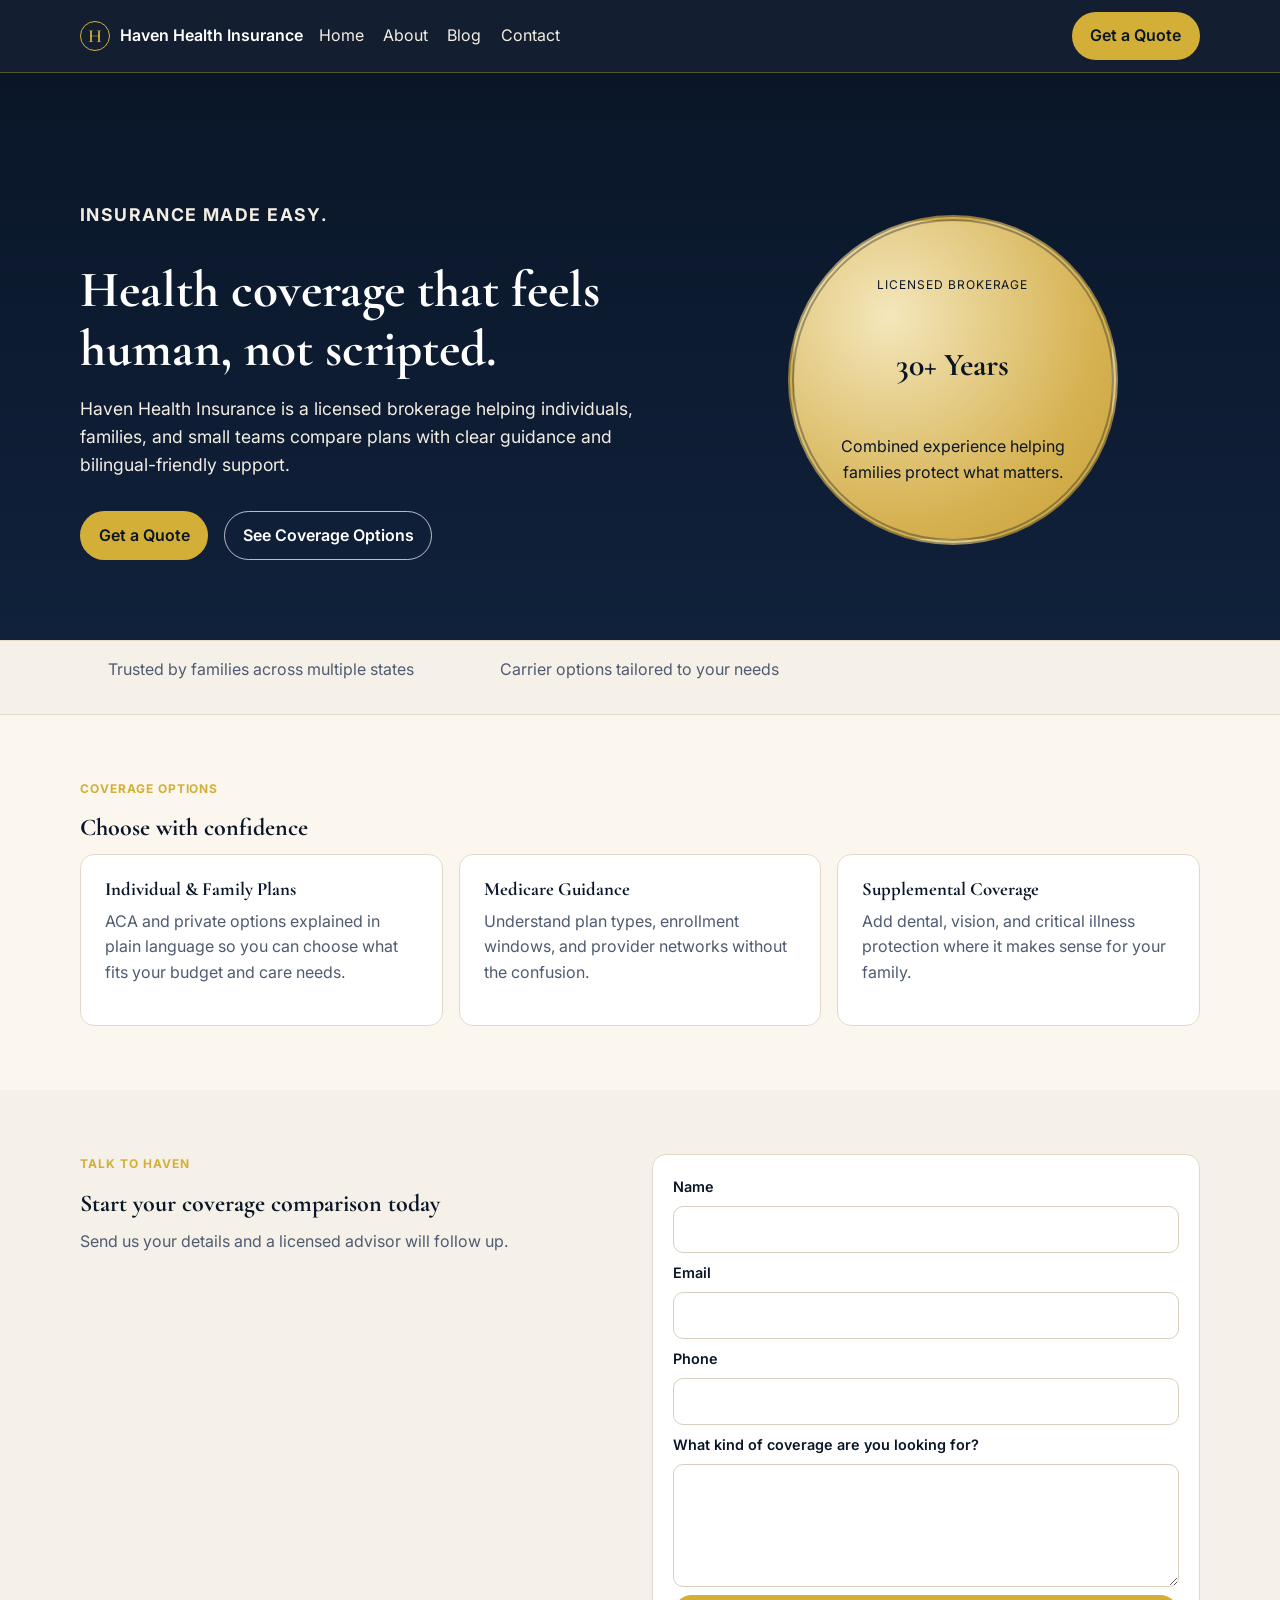
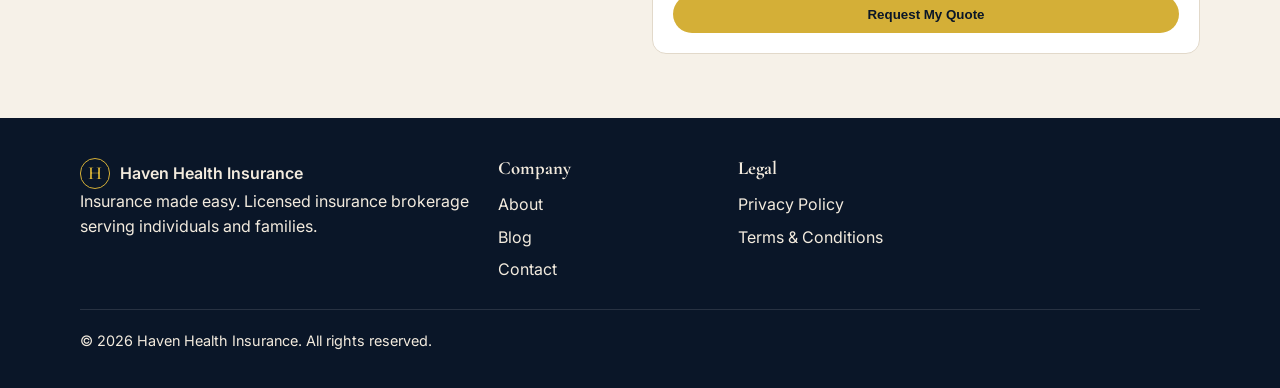
<file: index.html>
<!DOCTYPE html>
<html lang="en">
<head>
  <meta charset="UTF-8" />
  <meta name="viewport" content="width=device-width, initial-scale=1.0" />
  <title>Home — Haven Health Insurance</title>
  <meta name="description" content="Haven Health Insurance helps families and individuals compare plans with confidence. Insurance made easy." />
  <meta property="og:title" content="Haven Health Insurance" />
  <meta property="og:description" content="Insurance made easy. Compare health plans with licensed experts." />
  <meta property="og:type" content="website" />
  <meta property="og:url" content="https://havenhealthinsurance.com/" />
  <link rel="canonical" href="https://havenhealthinsurance.com/" />
  <link rel="preconnect" href="https://fonts.googleapis.com" />
  <link rel="preconnect" href="https://fonts.gstatic.com" crossorigin />
  <link href="https://fonts.googleapis.com/css2?family=Cormorant+Garamond:wght@500;600;700&family=Inter:wght@400;500;600;700&display=swap" rel="stylesheet" />
  <link rel="stylesheet" href="assets/css/styles.css" />
  <style>
    .hero { padding: 8rem 0 5rem; background: linear-gradient(180deg, var(--navy) 0%, #10213b 100%); color: #fff; }
    .hero-grid { display: grid; grid-template-columns: 1.2fr 1fr; gap: 2rem; align-items: center; }
    .hero h1 { color: #fff; font-size: clamp(2.2rem, 4vw, 4rem); margin-bottom: 1rem; }
    .hero p { max-width: 40rem; margin-bottom: 2rem; font-size: 1.1rem; color: #f3eee4; }
    .hero-actions { display: flex; gap: 1rem; flex-wrap: wrap; }
    .hero .btn-outline { border-color: rgba(255,255,255,.7); color: #fff; }
    .hero .btn-outline:hover { background: #fff; color: var(--navy); }
    .section-grid-3 { display: grid; grid-template-columns: repeat(3, 1fr); gap: 1rem; }
    .card { background: #fff; border: 1px solid #e2d9ca; border-radius: 14px; padding: 1.5rem; }
    .card h3 { margin-bottom: .5rem; }
    .contact-home { background: var(--ivory); }
    @media (max-width: 900px) { .hero-grid, .section-grid-3 { grid-template-columns: 1fr; } }
  </style>
</head>
<body>
  <header class="site-header">
    <div class="container nav-wrap">
      <a class="logo" href="index.html" aria-label="Haven Health Insurance home"><span class="logo-mark">H</span><span>Haven Health Insurance</span></a>
      <nav class="desktop-nav" aria-label="Primary"><a href="index.html">Home</a><a href="about.html">About</a><a href="blog/index.html">Blog</a><a href="contact.html">Contact</a></nav>
      <a class="btn btn-gold desktop-cta" href="contact.html">Get a Quote</a>
      <button class="hamburger" aria-label="Toggle menu">☰</button>
    </div>
    <nav class="mobile-nav" aria-label="Mobile"><a href="index.html">Home</a><a href="about.html">About</a><a href="blog/index.html">Blog</a><a href="contact.html">Contact</a><a class="btn btn-gold" href="contact.html">Get a Quote</a></nav>
  </header>
  <main>
    <section class="hero">
      <div class="container hero-grid">
        <div>
          <p class="eyebrow">Insurance made easy.</p>
          <h1>Health coverage that feels human, not scripted.</h1>
          <p>Haven Health Insurance is a licensed brokerage helping individuals, families, and small teams compare plans with clear guidance and bilingual-friendly support.</p>
          <div class="hero-actions"><a class="btn btn-gold" href="contact.html">Get a Quote</a><a class="btn btn-outline" href="#plans">See Coverage Options</a></div>
        </div>
        <aside class="medallion" aria-label="Licensed brokerage highlight"><span class="medallion-label">Licensed Brokerage</span><strong>30+ Years</strong><span>Combined experience helping families protect what matters.</span></aside>
      </div>
    </section>
    <section class="trust-bar"><div class="container trust-grid"><p>Trusted by families across multiple states</p><p>Carrier options tailored to your needs</p></div></section>
    <section id="plans" class="section">
      <div class="container">
        <p class="eyebrow">Coverage Options</p>
        <h2>Choose with confidence</h2>
        <div class="section-grid-3">
          <article class="card"><h3>Individual &amp; Family Plans</h3><p>ACA and private options explained in plain language so you can choose what fits your budget and care needs.</p></article>
          <article class="card"><h3>Medicare Guidance</h3><p>Understand plan types, enrollment windows, and provider networks without the confusion.</p></article>
          <article class="card"><h3>Supplemental Coverage</h3><p>Add dental, vision, and critical illness protection where it makes sense for your family.</p></article>
        </div>
      </div>
    </section>
    <section class="section contact-home" id="contact">
      <div class="container contact-grid">
        <div><p class="eyebrow">Talk to Haven</p><h2>Start your coverage comparison today</h2><p>Send us your details and a licensed advisor will follow up.</p></div>
        <form class="contact-form" id="contact-form">
          <label for="name">Name</label><input id="name" name="name" type="text" required />
          <label for="email">Email</label><input id="email" name="email" type="email" required />
          <label for="phone">Phone</label><input id="phone" name="phone" type="tel" required />
          <label for="message">What kind of coverage are you looking for?</label><textarea id="message" name="message" rows="4"></textarea>
          <button class="btn btn-gold" type="submit">Request My Quote</button>
        </form>
      </div>
    </section>
  </main>
  <footer class="site-footer">
    <div class="container footer-grid">
      <div><a class="logo" href="index.html" aria-label="Haven Health Insurance home"><span class="logo-mark">H</span><span>Haven Health Insurance</span></a><p>Insurance made easy. Licensed insurance brokerage serving individuals and families.</p></div>
      <div><h3>Company</h3><ul><li><a href="about.html">About</a></li><li><a href="blog/index.html">Blog</a></li><li><a href="contact.html">Contact</a></li></ul></div>
      <div><h3>Legal</h3><ul><li><a href="privacy-policy.html">Privacy Policy</a></li><li><a href="terms-and-conditions.html">Terms &amp; Conditions</a></li></ul></div>

    </div>
    <div class="container footer-bottom"><p>© <span id="current-year"></span> Haven Health Insurance. All rights reserved.</p></div>
  </footer>
  <script src="assets/js/main.js"></script>
</body>
</html>
</file>
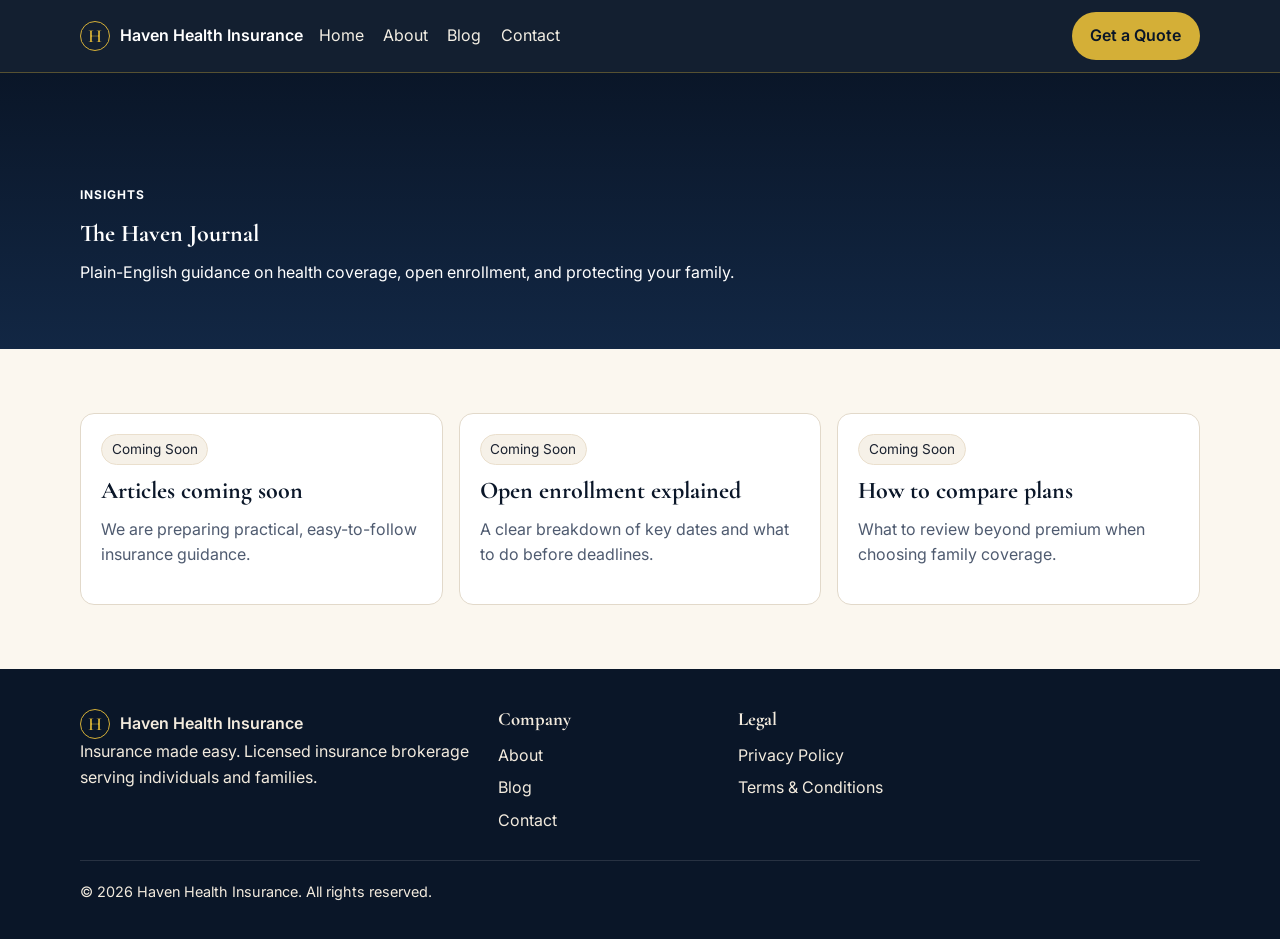
<file: blog/index.html>
<!DOCTYPE html>
<html lang="en"><head>
  <meta charset="UTF-8" /><meta name="viewport" content="width=device-width, initial-scale=1.0" />
  <title>Blog — Haven Health Insurance</title>
  <meta name="description" content="The Haven Journal offers plain-English guidance on health coverage and open enrollment." />
  <meta property="og:title" content="Blog — Haven Health Insurance" /><meta property="og:description" content="The Haven Journal: practical guidance for families and individuals." />
  <meta property="og:type" content="website" /><meta property="og:url" content="https://havenhealthinsurance.com/blog/" />
  <link rel="canonical" href="https://havenhealthinsurance.com/blog/" />
  <base href="../" />
  <link rel="preconnect" href="https://fonts.googleapis.com" /><link rel="preconnect" href="https://fonts.gstatic.com" crossorigin />
  <link href="https://fonts.googleapis.com/css2?family=Cormorant+Garamond:wght@500;600;700&family=Inter:wght@400;500;600;700&display=swap" rel="stylesheet" />
  <link rel="stylesheet" href="assets/css/styles.css" />
  <style>
    .journal-hero { padding: 7rem 0 3rem; background: linear-gradient(180deg, var(--navy) 0%, #122744 100%); color: #fff; }
    .journal-hero h1, .journal-hero p { color: #fff; max-width: 44rem; }
    .articles-grid { display: grid; grid-template-columns: repeat(3, 1fr); gap: 1rem; }
    .article-card { background: #fff; border: 1px solid #e2d9ca; border-radius: 14px; padding: 1.25rem; min-height: 180px; }
    .article-card .tag { display: inline-block; background: var(--ivory); border: 1px solid #eadfcd; border-radius: 99px; font-size: .85rem; padding: .2rem .6rem; margin-bottom: .8rem; }
    @media (max-width: 900px) { .articles-grid { grid-template-columns: 1fr; } }
  </style>
</head><body>
  <header class="site-header"><div class="container nav-wrap"><a class="logo" href="index.html" aria-label="Haven Health Insurance home"><span class="logo-mark">H</span><span>Haven Health Insurance</span></a><nav class="desktop-nav" aria-label="Primary"><a href="index.html">Home</a><a href="about.html">About</a><a href="blog/index.html">Blog</a><a href="contact.html">Contact</a></nav><a class="btn btn-gold desktop-cta" href="contact.html">Get a Quote</a><button class="hamburger" aria-label="Toggle menu">☰</button></div><nav class="mobile-nav" aria-label="Mobile"><a href="index.html">Home</a><a href="about.html">About</a><a href="blog/index.html">Blog</a><a href="contact.html">Contact</a><a class="btn btn-gold" href="contact.html">Get a Quote</a></nav></header>
  <main><section class="journal-hero"><div class="container"><p class="eyebrow">Insights</p><h1>The Haven Journal</h1><p>Plain-English guidance on health coverage, open enrollment, and protecting your family.</p></div></section><section class="section"><div class="container articles-grid"><article class="article-card"><span class="tag">Coming Soon</span><h2>Articles coming soon</h2><p>We are preparing practical, easy-to-follow insurance guidance.</p></article><article class="article-card"><span class="tag">Coming Soon</span><h2>Open enrollment explained</h2><p>A clear breakdown of key dates and what to do before deadlines.</p></article><article class="article-card"><span class="tag">Coming Soon</span><h2>How to compare plans</h2><p>What to review beyond premium when choosing family coverage.</p></article></div></section></main>
  <footer class="site-footer"><div class="container footer-grid"><div><a class="logo" href="index.html" aria-label="Haven Health Insurance home"><span class="logo-mark">H</span><span>Haven Health Insurance</span></a><p>Insurance made easy. Licensed insurance brokerage serving individuals and families.</p></div><div><h3>Company</h3><ul><li><a href="about.html">About</a></li><li><a href="blog/index.html">Blog</a></li><li><a href="contact.html">Contact</a></li></ul></div><div><h3>Legal</h3><ul><li><a href="privacy-policy.html">Privacy Policy</a></li><li><a href="terms-and-conditions.html">Terms &amp; Conditions</a></li></ul></div></div><div class="container footer-bottom"><p>© <span id="current-year"></span> Haven Health Insurance. All rights reserved.</p></div></footer>
  <script src="assets/js/main.js"></script>
</body></html>
</file>
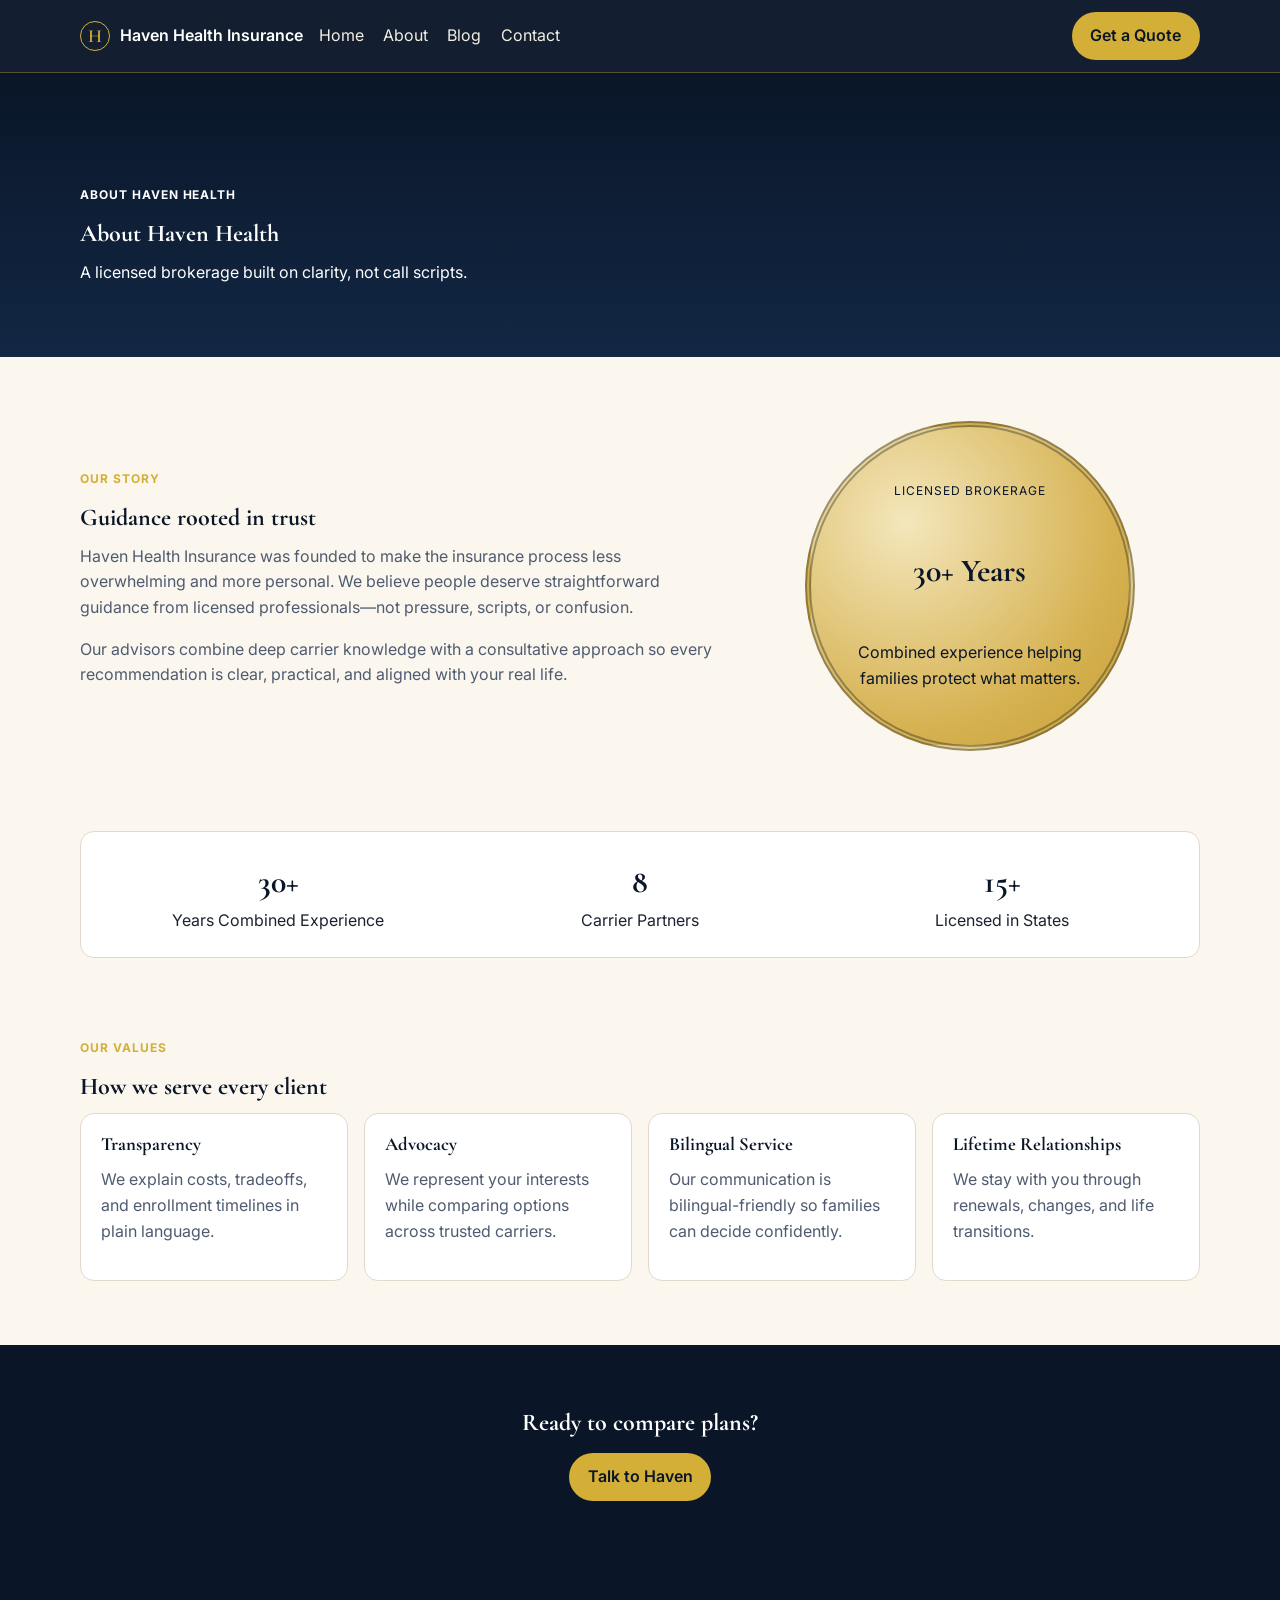
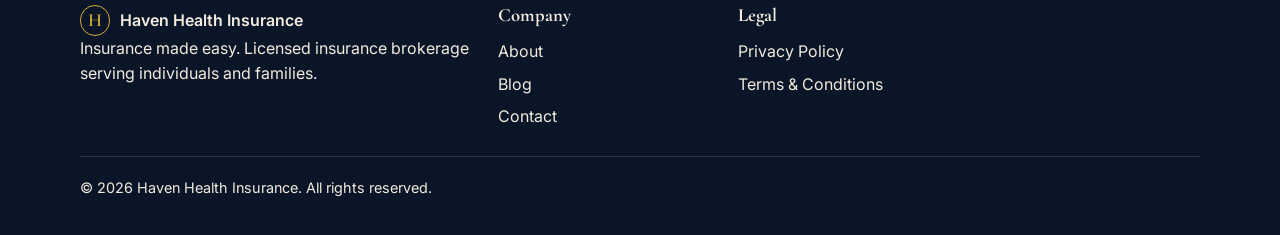
<file: about.html>
<!DOCTYPE html>
<html lang="en"><head>
  <meta charset="UTF-8" /><meta name="viewport" content="width=device-width, initial-scale=1.0" />
  <title>About — Haven Health Insurance</title>
  <meta name="description" content="Learn about Haven Health Insurance, a licensed brokerage built on clarity, advocacy, and lifelong client relationships." />
  <meta property="og:title" content="About — Haven Health Insurance" /><meta property="og:description" content="A licensed brokerage built on clarity, not call scripts." />
  <meta property="og:type" content="website" /><meta property="og:url" content="https://havenhealthinsurance.com/about.html" />
  <link rel="canonical" href="https://havenhealthinsurance.com/about.html" />
  <link rel="preconnect" href="https://fonts.googleapis.com" /><link rel="preconnect" href="https://fonts.gstatic.com" crossorigin />
  <link href="https://fonts.googleapis.com/css2?family=Cormorant+Garamond:wght@500;600;700&family=Inter:wght@400;500;600;700&display=swap" rel="stylesheet" />
  <link rel="stylesheet" href="assets/css/styles.css" />
  <style>
    .sub-hero { padding: 7rem 0 3.5rem; background: linear-gradient(180deg, var(--navy) 0%, #122744 100%); color: #fff; }
    .sub-hero h1, .sub-hero p { color: #fff; max-width: 45rem; }
    .story-grid, .stats, .values-grid { display: grid; gap: 1rem; }
    .story-grid { grid-template-columns: 1.4fr 1fr; align-items: center; }
    .stats { grid-template-columns: repeat(3, 1fr); text-align: center; background: #fff; border: 1px solid #e2d9ca; border-radius: 14px; padding: 1.5rem; }
    .stat strong { display: block; font-family: var(--font-display); font-size: 2rem; color: var(--navy); }
    .values-grid { grid-template-columns: repeat(4, 1fr); }
    .value-card { background: #fff; border: 1px solid #e2d9ca; border-radius: 14px; padding: 1.25rem; }
    .cta-band { background: var(--navy); color: #fff; text-align: center; }
    .cta-band h2 { color: #fff; margin-bottom: 1rem; }
    @media (max-width: 900px) { .story-grid, .stats, .values-grid { grid-template-columns: 1fr; } }
  </style>
</head><body>
  <header class="site-header"><div class="container nav-wrap"><a class="logo" href="index.html" aria-label="Haven Health Insurance home"><span class="logo-mark">H</span><span>Haven Health Insurance</span></a><nav class="desktop-nav" aria-label="Primary"><a href="index.html">Home</a><a href="about.html">About</a><a href="blog/index.html">Blog</a><a href="contact.html">Contact</a></nav><a class="btn btn-gold desktop-cta" href="contact.html">Get a Quote</a><button class="hamburger" aria-label="Toggle menu">☰</button></div><nav class="mobile-nav" aria-label="Mobile"><a href="index.html">Home</a><a href="about.html">About</a><a href="blog/index.html">Blog</a><a href="contact.html">Contact</a><a class="btn btn-gold" href="contact.html">Get a Quote</a></nav></header>
  <main>
    <section class="sub-hero"><div class="container"><p class="eyebrow">About Haven Health</p><h1>About Haven Health</h1><p>A licensed brokerage built on clarity, not call scripts.</p></div></section>
    <section class="section"><div class="container story-grid"><div><p class="eyebrow">Our Story</p><h2>Guidance rooted in trust</h2><p>Haven Health Insurance was founded to make the insurance process less overwhelming and more personal. We believe people deserve straightforward guidance from licensed professionals—not pressure, scripts, or confusion.</p><p>Our advisors combine deep carrier knowledge with a consultative approach so every recommendation is clear, practical, and aligned with your real life.</p></div><aside class="medallion" aria-label="Licensed brokerage highlight"><span class="medallion-label">Licensed Brokerage</span><strong>30+ Years</strong><span>Combined experience helping families protect what matters.</span></aside></div></section>
    <section class="section section-tight"><div class="container stats"><div class="stat"><strong>30+</strong><span>Years Combined Experience</span></div><div class="stat"><strong>8</strong><span>Carrier Partners</span></div><div class="stat"><strong>15+</strong><span>Licensed in States</span></div></div></section>
    <section class="section"><div class="container"><p class="eyebrow">Our Values</p><h2>How we serve every client</h2><div class="values-grid"><article class="value-card"><h3>Transparency</h3><p>We explain costs, tradeoffs, and enrollment timelines in plain language.</p></article><article class="value-card"><h3>Advocacy</h3><p>We represent your interests while comparing options across trusted carriers.</p></article><article class="value-card"><h3>Bilingual Service</h3><p>Our communication is bilingual-friendly so families can decide confidently.</p></article><article class="value-card"><h3>Lifetime Relationships</h3><p>We stay with you through renewals, changes, and life transitions.</p></article></div></div></section>
    <section class="section cta-band"><div class="container"><h2>Ready to compare plans?</h2><a class="btn btn-gold" href="contact.html">Talk to Haven</a></div></section>
  </main>
  <footer class="site-footer"><div class="container footer-grid"><div><a class="logo" href="index.html" aria-label="Haven Health Insurance home"><span class="logo-mark">H</span><span>Haven Health Insurance</span></a><p>Insurance made easy. Licensed insurance brokerage serving individuals and families.</p></div><div><h3>Company</h3><ul><li><a href="about.html">About</a></li><li><a href="blog/index.html">Blog</a></li><li><a href="contact.html">Contact</a></li></ul></div><div><h3>Legal</h3><ul><li><a href="privacy-policy.html">Privacy Policy</a></li><li><a href="terms-and-conditions.html">Terms &amp; Conditions</a></li></ul></div></div><div class="container footer-bottom"><p>© <span id="current-year"></span> Haven Health Insurance. All rights reserved.</p></div></footer>
  <script src="assets/js/main.js"></script>
</body></html>
</file>
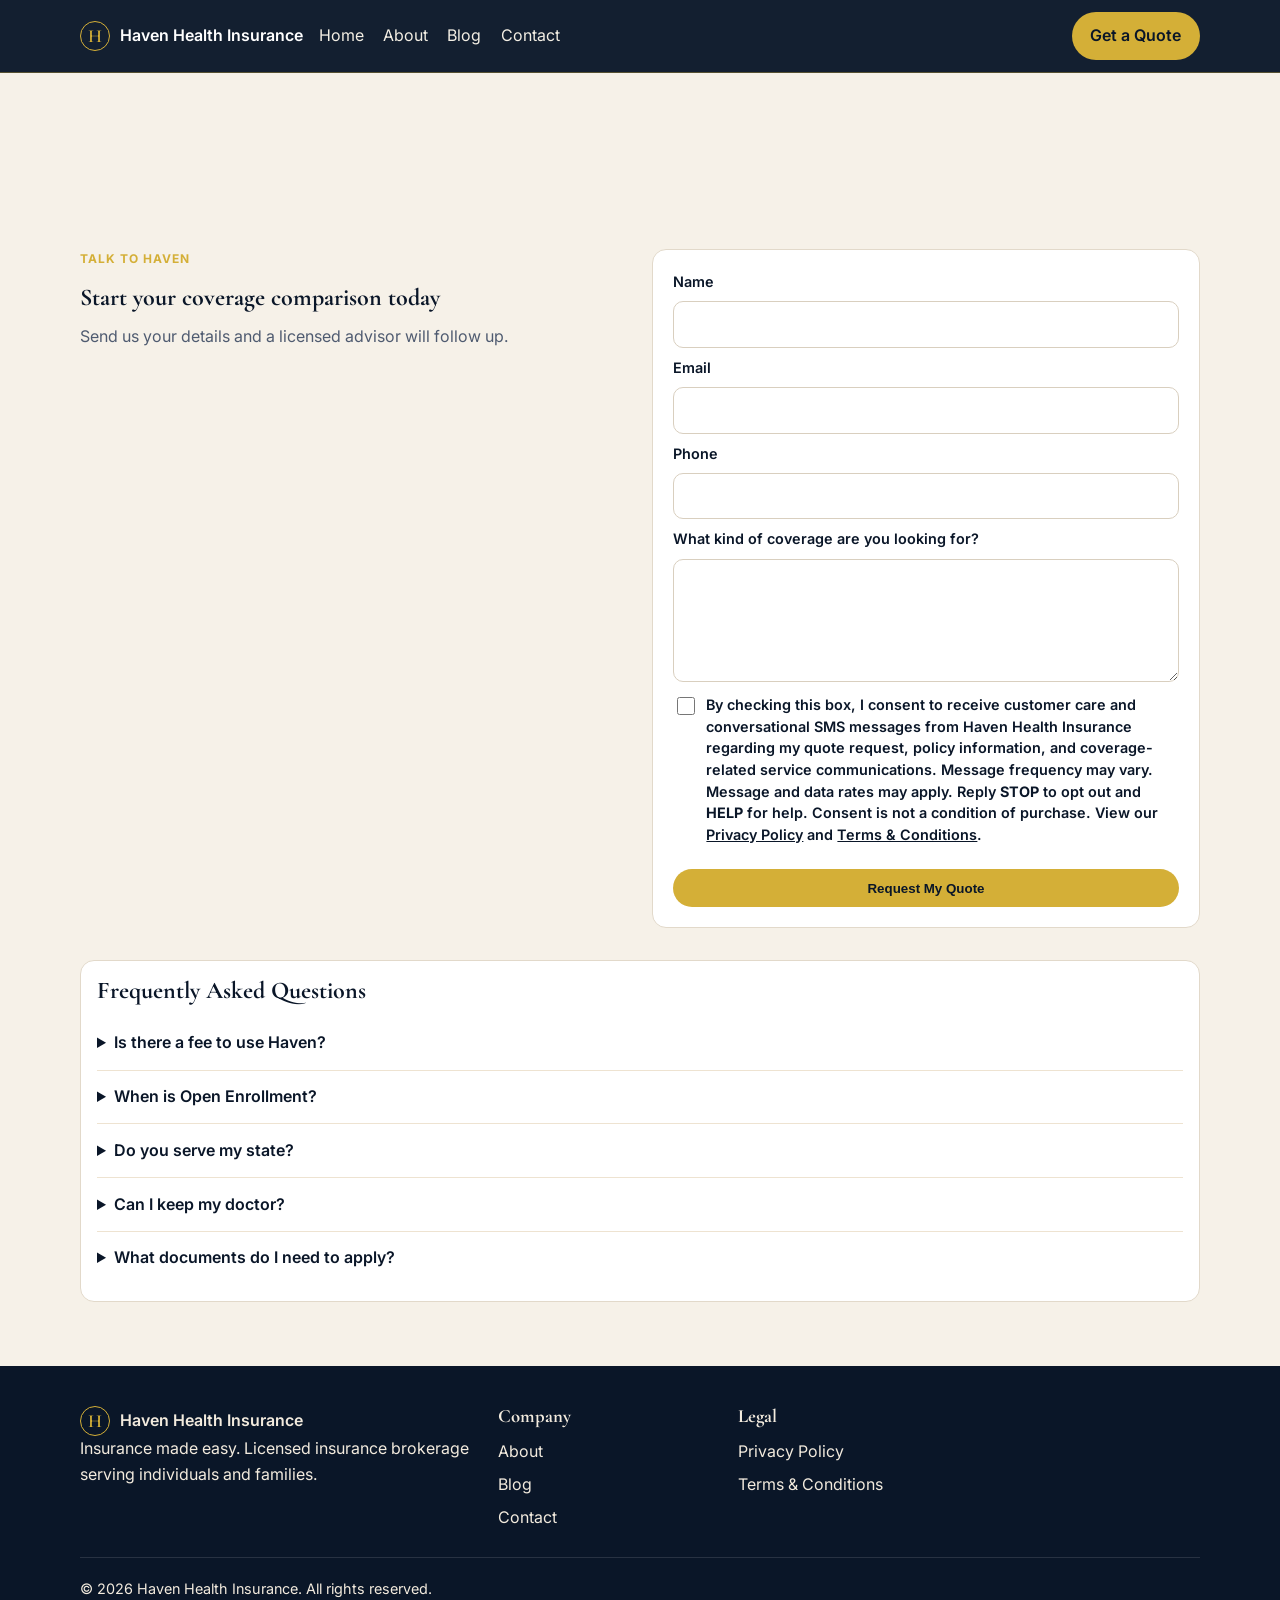
<file: contact.html>
<!DOCTYPE html>
<html lang="en"><head>
  <meta charset="UTF-8" /><meta name="viewport" content="width=device-width, initial-scale=1.0" />
  <title>Contact — Haven Health Insurance</title>
  <meta name="description" content="Contact Haven Health Insurance for clear, licensed guidance on your health coverage options." />
  <meta property="og:title" content="Contact — Haven Health Insurance" /><meta property="og:description" content="Insurance made easy. Contact Haven for a personalized quote." />
  <meta property="og:type" content="website" /><meta property="og:url" content="https://havenhealthinsurance.com/contact.html" />
  <link rel="canonical" href="https://havenhealthinsurance.com/contact.html" />
  <link rel="preconnect" href="https://fonts.googleapis.com" /><link rel="preconnect" href="https://fonts.gstatic.com" crossorigin />
  <link href="https://fonts.googleapis.com/css2?family=Cormorant+Garamond:wght@500;600;700&family=Inter:wght@400;500;600;700&display=swap" rel="stylesheet" />
  <link rel="stylesheet" href="assets/css/styles.css" />
  <style>
    .contact-page { padding-top: 7rem; min-height: 60vh; background: var(--ivory); }
    .faq { margin-top: 2rem; background: #fff; border: 1px solid #e2d9ca; border-radius: 14px; padding: 1rem; }
    .faq details { border-bottom: 1px solid #eee3d1; padding: .85rem 0; }
    .faq details:last-child { border-bottom: 0; }
    .faq summary { cursor: pointer; font-weight: 600; color: var(--navy); }
    .faq p { margin-top: .6rem; }
    .sms-consent { margin: .75rem 0 1rem; font-size: .92rem; color: #3f3f3f; line-height: 1.5; }
    .sms-consent a { color: var(--navy); text-decoration: underline; }
    .compliance-check { display: flex; align-items: flex-start; gap: .55rem; margin: .25rem 0 1rem; font-size: .92rem; color: #3f3f3f; line-height: 1.5; }
    .compliance-check input[type="checkbox"] { flex-shrink: 0; margin-top: .2rem; width: 1.1rem; height: 1.1rem; accent-color: var(--navy); cursor: pointer; }
    .compliance-check a { color: var(--navy); text-decoration: underline; }
  </style>
</head><body>
  <header class="site-header"><div class="container nav-wrap"><a class="logo" href="index.html" aria-label="Haven Health Insurance home"><span class="logo-mark">H</span><span>Haven Health Insurance</span></a><nav class="desktop-nav" aria-label="Primary"><a href="index.html">Home</a><a href="about.html">About</a><a href="blog/index.html">Blog</a><a href="contact.html">Contact</a></nav><a class="btn btn-gold desktop-cta" href="contact.html">Get a Quote</a><button class="hamburger" aria-label="Toggle menu">☰</button></div><nav class="mobile-nav" aria-label="Mobile"><a href="index.html">Home</a><a href="about.html">About</a><a href="blog/index.html">Blog</a><a href="contact.html">Contact</a><a class="btn btn-gold" href="contact.html">Get a Quote</a></nav></header>
  <main class="contact-page"><section class="section"><div class="container contact-grid"><div><p class="eyebrow">Talk to Haven</p><h1>Start your coverage comparison today</h1><p>Send us your details and a licensed advisor will follow up.</p></div><form class="contact-form" id="contact-form"><label for="name">Name</label><input id="name" name="name" type="text" required /><label for="email">Email</label><input id="email" name="email" type="email" required /><label for="phone">Phone</label><input id="phone" name="phone" type="tel" /><label for="message">What kind of coverage are you looking for?</label><textarea id="message" name="message" rows="4"></textarea><label class="compliance-check"><input id="sms-consent" name="sms-consent" type="checkbox" /><span>By checking this box, I consent to receive customer care and conversational SMS messages from Haven Health Insurance regarding my quote request, policy information, and coverage-related service communications. Message frequency may vary. Message and data rates may apply. Reply <strong>STOP</strong> to opt out and <strong>HELP</strong> for help. Consent is not a condition of purchase. View our <a href="privacy-policy.html">Privacy Policy</a> and <a href="terms-and-conditions.html">Terms &amp; Conditions</a>.</span></label><button class="btn btn-gold" type="submit">Request My Quote</button></form></div><div class="container faq"><h2>Frequently Asked Questions</h2><details><summary>Is there a fee to use Haven?</summary><p>No. Our brokerage guidance is provided at no direct cost to you.</p></details><details><summary>When is Open Enrollment?</summary><p>Open Enrollment dates vary by market and eligibility. Contact us for the current window and special enrollment options.</p></details><details><summary>Do you serve my state?</summary><p>We are currently licensed in 15+ states and continue to expand. Reach out to confirm your state.</p></details><details><summary>Can I keep my doctor?</summary><p>We can review carrier networks with you so you can check provider participation before enrolling.</p></details><details><summary>What documents do I need to apply?</summary><p>Most applications require identity, address, and income-related details. We will give you a simple checklist before you begin.</p></details></div></section></main>
  <footer class="site-footer"><div class="container footer-grid"><div><a class="logo" href="index.html" aria-label="Haven Health Insurance home"><span class="logo-mark">H</span><span>Haven Health Insurance</span></a><p>Insurance made easy. Licensed insurance brokerage serving individuals and families.</p></div><div><h3>Company</h3><ul><li><a href="about.html">About</a></li><li><a href="blog/index.html">Blog</a></li><li><a href="contact.html">Contact</a></li></ul></div><div><h3>Legal</h3><ul><li><a href="privacy-policy.html">Privacy Policy</a></li><li><a href="terms-and-conditions.html">Terms &amp; Conditions</a></li></ul></div></div><div class="container footer-bottom"><p>© <span id="current-year"></span> Haven Health Insurance. All rights reserved.</p></div></footer>
  <script src="assets/js/main.js"></script>
</body></html>
</file>
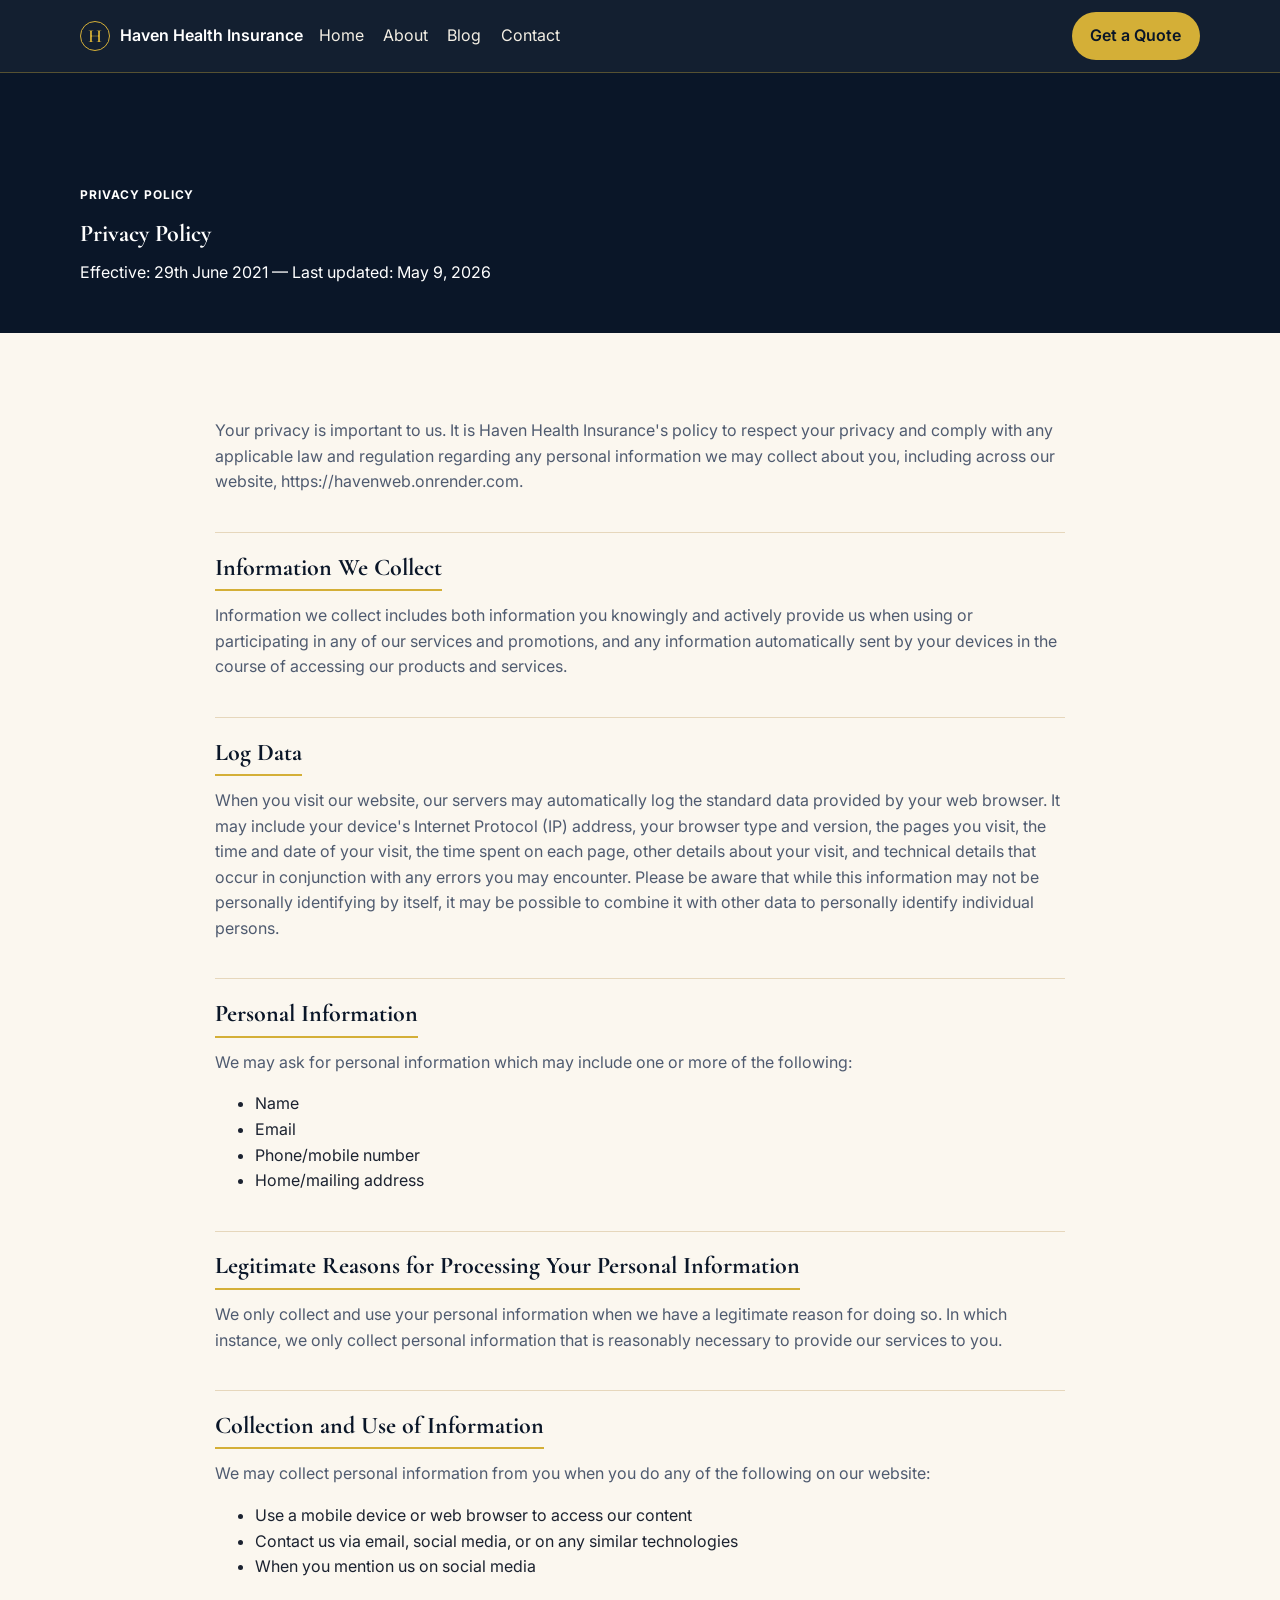
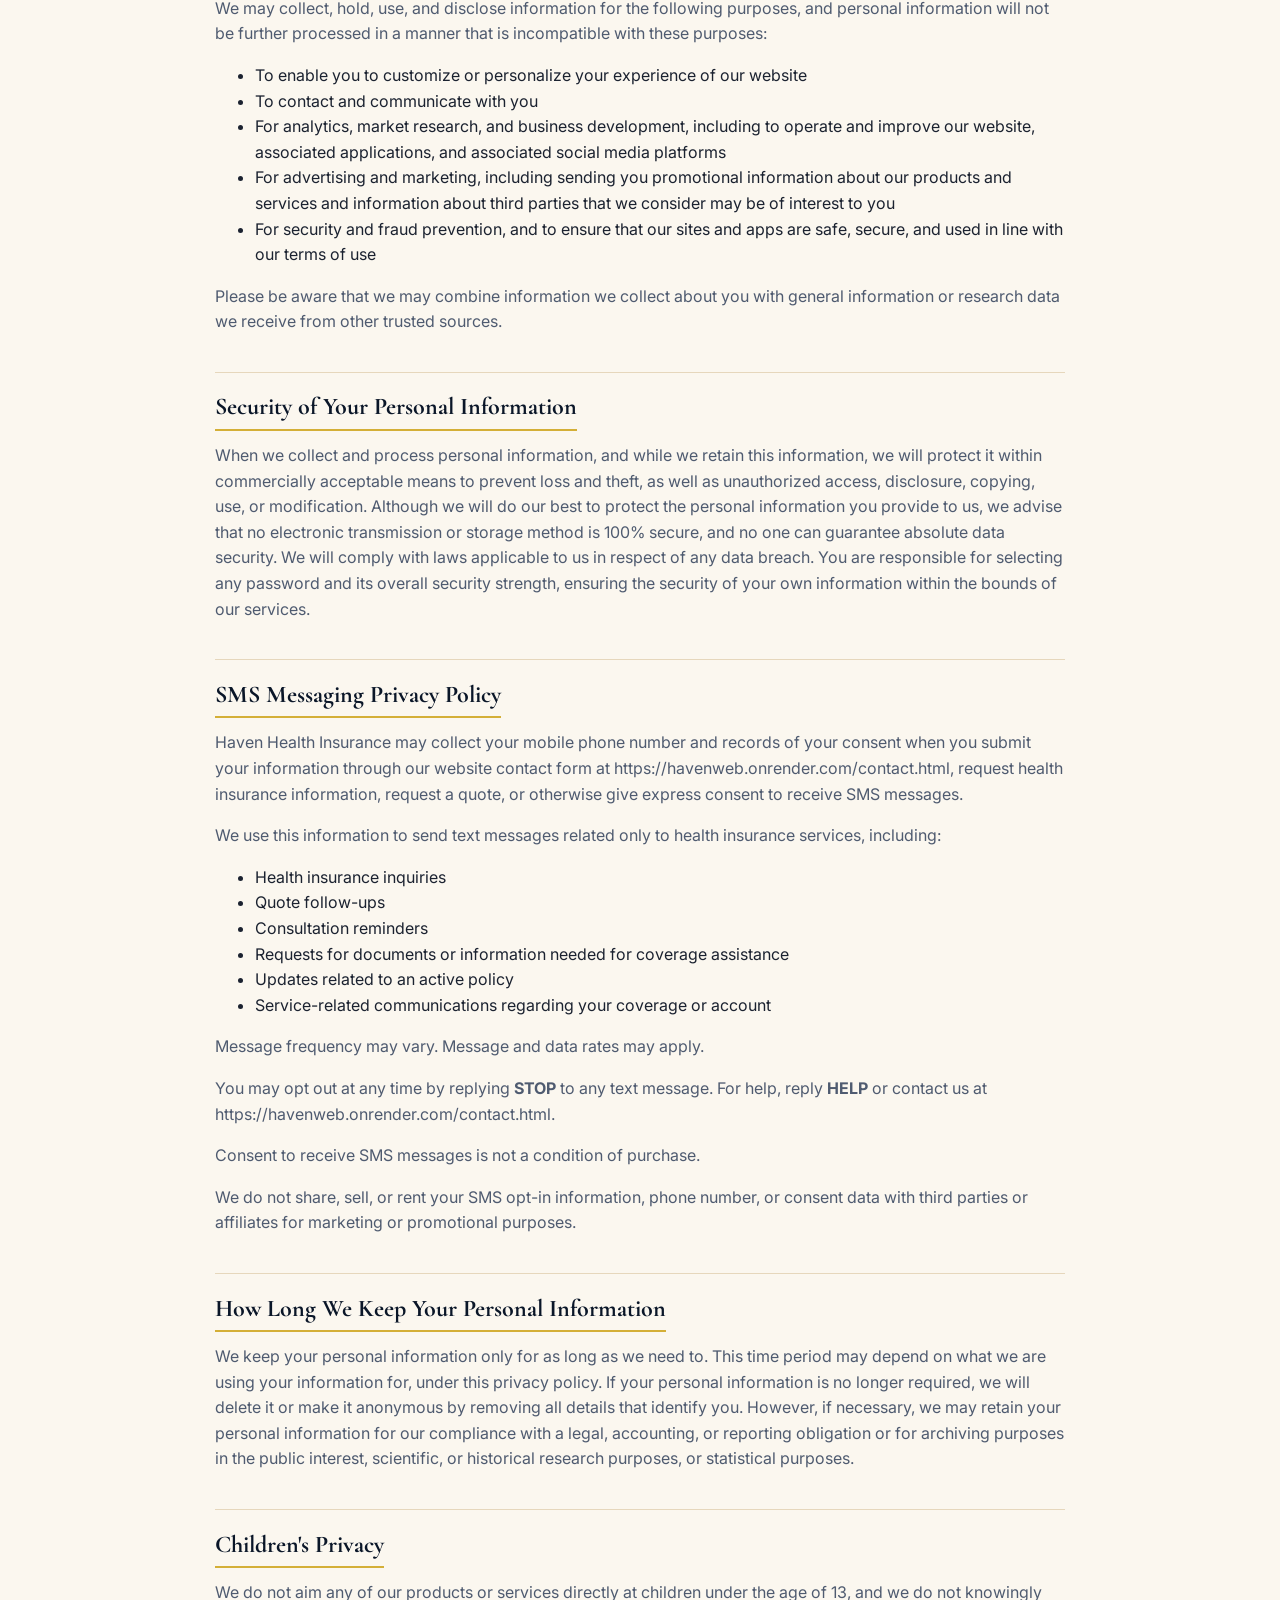
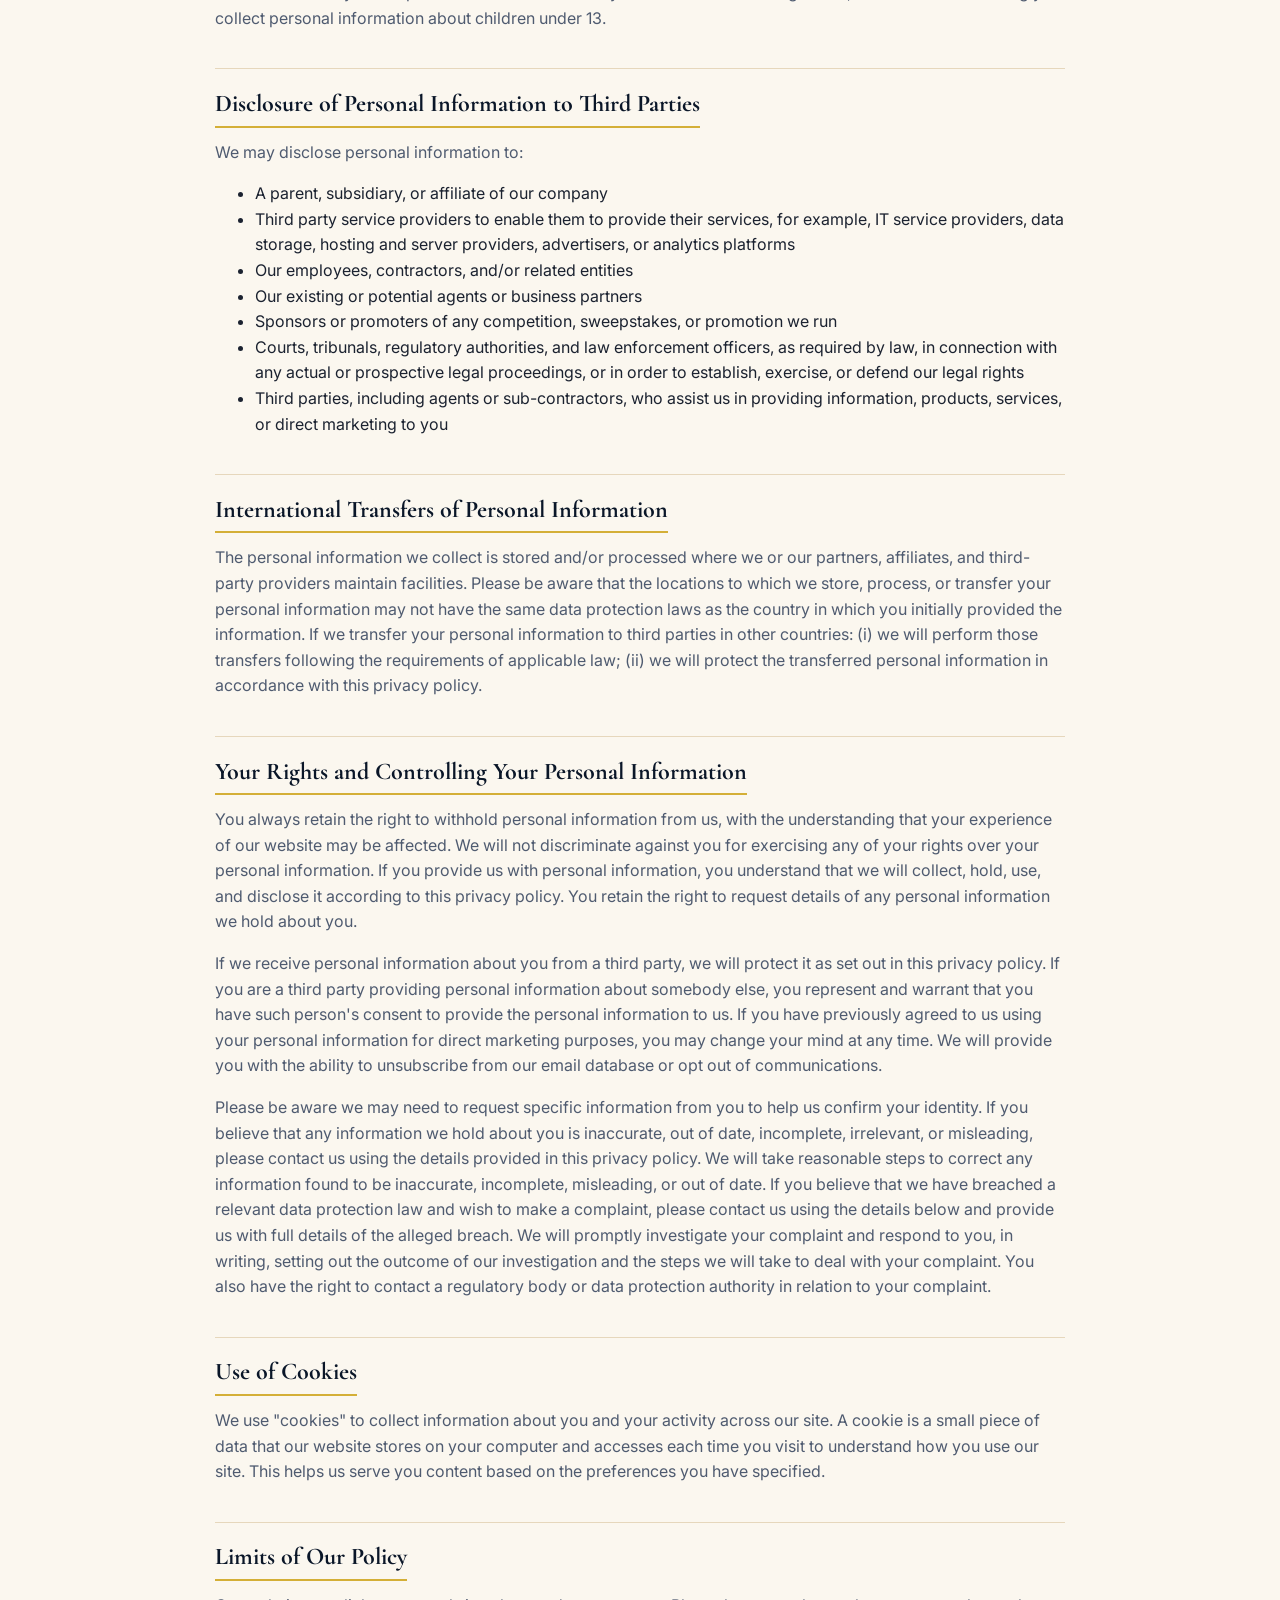
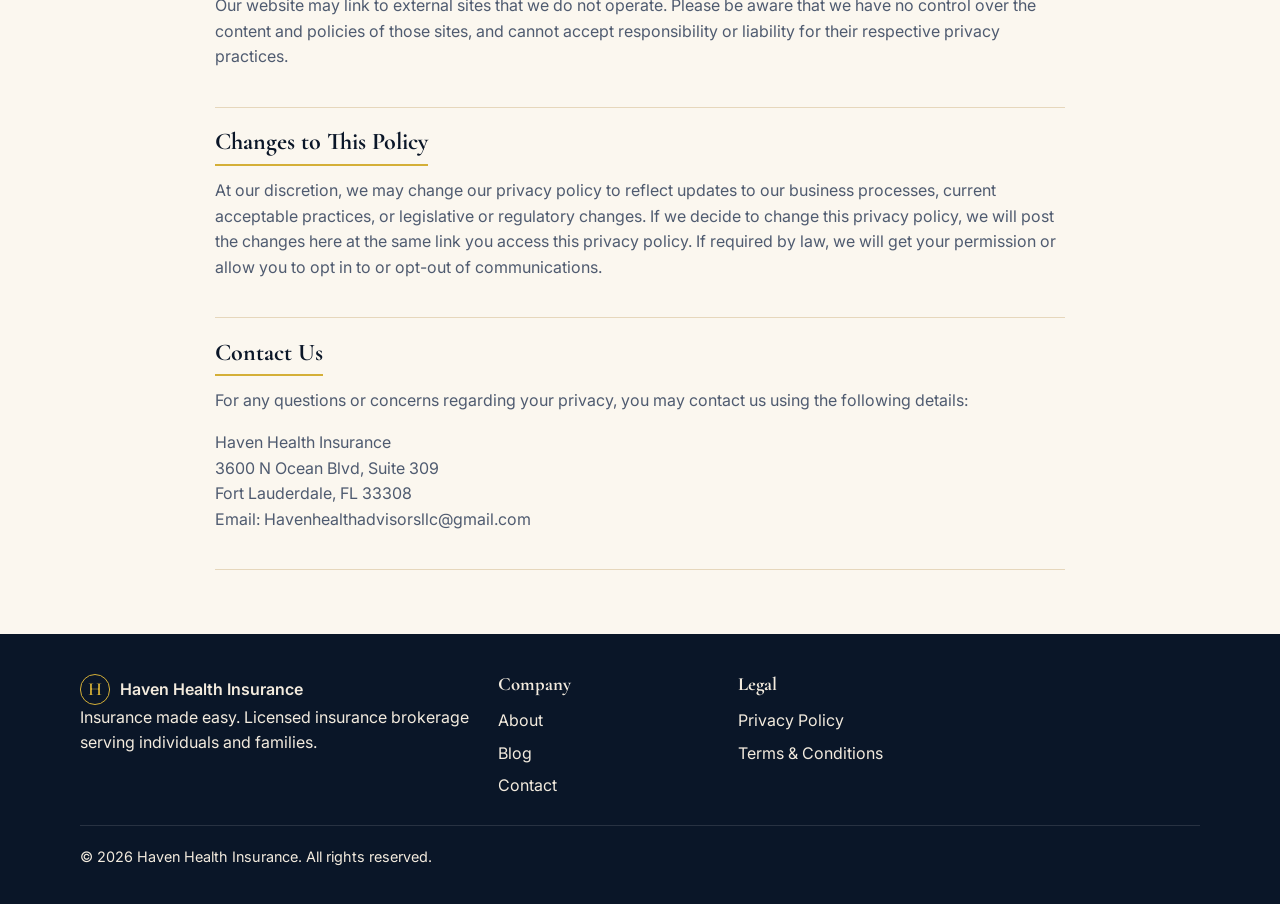
<file: privacy-policy.html>
<!DOCTYPE html>
<html lang="en"><head>
  <meta charset="UTF-8" /><meta name="viewport" content="width=device-width, initial-scale=1.0" />
  <title>Privacy Policy — Haven Health Insurance</title>
  <meta name="description" content="Read the Haven Health Insurance privacy policy and how we collect, use, and protect your information." />
  <meta property="og:title" content="Privacy Policy — Haven Health Insurance" /><meta property="og:description" content="How Haven Health Insurance collects and uses your information." />
  <meta property="og:type" content="website" /><meta property="og:url" content="https://havenhealthinsurance.com/privacy-policy.html" />
  <link rel="canonical" href="https://havenhealthinsurance.com/privacy-policy.html" />
  <link rel="preconnect" href="https://fonts.googleapis.com" /><link rel="preconnect" href="https://fonts.gstatic.com" crossorigin />
  <link href="https://fonts.googleapis.com/css2?family=Cormorant+Garamond:wght@500;600;700&family=Inter:wght@400;500;600;700&display=swap" rel="stylesheet" />
  <link rel="stylesheet" href="assets/css/styles.css" />
  <style>
    .legal-hero { padding: 7rem 0 2rem; background: var(--navy); color: #fff; }
    .legal-hero h1, .legal-hero p { color: #fff; }
    .legal-content { background: var(--cream); }
    .legal-content .container { max-width: 850px; }
    .legal-section { padding: 1.3rem 0; border-bottom: 1px solid #e6d7bc; }
    .legal-section h2 { padding-bottom: .5rem; border-bottom: 2px solid var(--gold); display: inline-block; margin-bottom: .75rem; }
  </style>
</head><body>
  <header class="site-header"><div class="container nav-wrap"><a class="logo" href="index.html" aria-label="Haven Health Insurance home"><span class="logo-mark">H</span><span>Haven Health Insurance</span></a><nav class="desktop-nav" aria-label="Primary"><a href="index.html">Home</a><a href="about.html">About</a><a href="blog/index.html">Blog</a><a href="contact.html">Contact</a></nav><a class="btn btn-gold desktop-cta" href="contact.html">Get a Quote</a><button class="hamburger" aria-label="Toggle menu">☰</button></div><nav class="mobile-nav" aria-label="Mobile"><a href="index.html">Home</a><a href="about.html">About</a><a href="blog/index.html">Blog</a><a href="contact.html">Contact</a><a class="btn btn-gold" href="contact.html">Get a Quote</a></nav></header>
  <main><section class="legal-hero"><div class="container"><p class="eyebrow">Privacy Policy</p><h1>Privacy Policy</h1><p>Effective: 29th June 2021 &mdash; Last updated: May 9, 2026</p></div></section><section class="section legal-content"><div class="container"><section class="legal-section"><p>Your privacy is important to us. It is Haven Health Insurance's policy to respect your privacy and comply with any applicable law and regulation regarding any personal information we may collect about you, including across our website, <a href="https://havenweb.onrender.com">https://havenweb.onrender.com</a>.</p></section><section class="legal-section"><h2>Information We Collect</h2><p>Information we collect includes both information you knowingly and actively provide us when using or participating in any of our services and promotions, and any information automatically sent by your devices in the course of accessing our products and services.</p></section><section class="legal-section"><h2>Log Data</h2><p>When you visit our website, our servers may automatically log the standard data provided by your web browser. It may include your device's Internet Protocol (IP) address, your browser type and version, the pages you visit, the time and date of your visit, the time spent on each page, other details about your visit, and technical details that occur in conjunction with any errors you may encounter. Please be aware that while this information may not be personally identifying by itself, it may be possible to combine it with other data to personally identify individual persons.</p></section><section class="legal-section"><h2>Personal Information</h2><p>We may ask for personal information which may include one or more of the following:</p><ul><li>Name</li><li>Email</li><li>Phone/mobile number</li><li>Home/mailing address</li></ul></section><section class="legal-section"><h2>Legitimate Reasons for Processing Your Personal Information</h2><p>We only collect and use your personal information when we have a legitimate reason for doing so. In which instance, we only collect personal information that is reasonably necessary to provide our services to you.</p></section><section class="legal-section"><h2>Collection and Use of Information</h2><p>We may collect personal information from you when you do any of the following on our website:</p><ul><li>Use a mobile device or web browser to access our content</li><li>Contact us via email, social media, or on any similar technologies</li><li>When you mention us on social media</li></ul><p>We may collect, hold, use, and disclose information for the following purposes, and personal information will not be further processed in a manner that is incompatible with these purposes:</p><ul><li>To enable you to customize or personalize your experience of our website</li><li>To contact and communicate with you</li><li>For analytics, market research, and business development, including to operate and improve our website, associated applications, and associated social media platforms</li><li>For advertising and marketing, including sending you promotional information about our products and services and information about third parties that we consider may be of interest to you</li><li>For security and fraud prevention, and to ensure that our sites and apps are safe, secure, and used in line with our terms of use</li></ul><p>Please be aware that we may combine information we collect about you with general information or research data we receive from other trusted sources.</p></section><section class="legal-section"><h2>Security of Your Personal Information</h2><p>When we collect and process personal information, and while we retain this information, we will protect it within commercially acceptable means to prevent loss and theft, as well as unauthorized access, disclosure, copying, use, or modification. Although we will do our best to protect the personal information you provide to us, we advise that no electronic transmission or storage method is 100% secure, and no one can guarantee absolute data security. We will comply with laws applicable to us in respect of any data breach. You are responsible for selecting any password and its overall security strength, ensuring the security of your own information within the bounds of our services.</p></section><section class="legal-section"><h2>SMS Messaging Privacy Policy</h2><p>Haven Health Insurance may collect your mobile phone number and records of your consent when you submit your information through our website contact form at <a href="https://havenweb.onrender.com/contact.html">https://havenweb.onrender.com/contact.html</a>, request health insurance information, request a quote, or otherwise give express consent to receive SMS messages.</p><p>We use this information to send text messages related only to health insurance services, including:</p><ul><li>Health insurance inquiries</li><li>Quote follow-ups</li><li>Consultation reminders</li><li>Requests for documents or information needed for coverage assistance</li><li>Updates related to an active policy</li><li>Service-related communications regarding your coverage or account</li></ul><p>Message frequency may vary. Message and data rates may apply.</p><p>You may opt out at any time by replying <strong>STOP</strong> to any text message. For help, reply <strong>HELP</strong> or contact us at <a href="https://havenweb.onrender.com/contact.html">https://havenweb.onrender.com/contact.html</a>.</p><p>Consent to receive SMS messages is not a condition of purchase.</p><p>We do not share, sell, or rent your SMS opt-in information, phone number, or consent data with third parties or affiliates for marketing or promotional purposes.</p></section><section class="legal-section"><h2>How Long We Keep Your Personal Information</h2><p>We keep your personal information only for as long as we need to. This time period may depend on what we are using your information for, under this privacy policy. If your personal information is no longer required, we will delete it or make it anonymous by removing all details that identify you. However, if necessary, we may retain your personal information for our compliance with a legal, accounting, or reporting obligation or for archiving purposes in the public interest, scientific, or historical research purposes, or statistical purposes.</p></section><section class="legal-section"><h2>Children's Privacy</h2><p>We do not aim any of our products or services directly at children under the age of 13, and we do not knowingly collect personal information about children under 13.</p></section><section class="legal-section"><h2>Disclosure of Personal Information to Third Parties</h2><p>We may disclose personal information to:</p><ul><li>A parent, subsidiary, or affiliate of our company</li><li>Third party service providers to enable them to provide their services, for example, IT service providers, data storage, hosting and server providers, advertisers, or analytics platforms</li><li>Our employees, contractors, and/or related entities</li><li>Our existing or potential agents or business partners</li><li>Sponsors or promoters of any competition, sweepstakes, or promotion we run</li><li>Courts, tribunals, regulatory authorities, and law enforcement officers, as required by law, in connection with any actual or prospective legal proceedings, or in order to establish, exercise, or defend our legal rights</li><li>Third parties, including agents or sub-contractors, who assist us in providing information, products, services, or direct marketing to you</li></ul></section><section class="legal-section"><h2>International Transfers of Personal Information</h2><p>The personal information we collect is stored and/or processed where we or our partners, affiliates, and third-party providers maintain facilities. Please be aware that the locations to which we store, process, or transfer your personal information may not have the same data protection laws as the country in which you initially provided the information. If we transfer your personal information to third parties in other countries: (i) we will perform those transfers following the requirements of applicable law; (ii) we will protect the transferred personal information in accordance with this privacy policy.</p></section><section class="legal-section"><h2>Your Rights and Controlling Your Personal Information</h2><p>You always retain the right to withhold personal information from us, with the understanding that your experience of our website may be affected. We will not discriminate against you for exercising any of your rights over your personal information. If you provide us with personal information, you understand that we will collect, hold, use, and disclose it according to this privacy policy. You retain the right to request details of any personal information we hold about you.</p><p>If we receive personal information about you from a third party, we will protect it as set out in this privacy policy. If you are a third party providing personal information about somebody else, you represent and warrant that you have such person's consent to provide the personal information to us. If you have previously agreed to us using your personal information for direct marketing purposes, you may change your mind at any time. We will provide you with the ability to unsubscribe from our email database or opt out of communications.</p><p>Please be aware we may need to request specific information from you to help us confirm your identity. If you believe that any information we hold about you is inaccurate, out of date, incomplete, irrelevant, or misleading, please contact us using the details provided in this privacy policy. We will take reasonable steps to correct any information found to be inaccurate, incomplete, misleading, or out of date. If you believe that we have breached a relevant data protection law and wish to make a complaint, please contact us using the details below and provide us with full details of the alleged breach. We will promptly investigate your complaint and respond to you, in writing, setting out the outcome of our investigation and the steps we will take to deal with your complaint. You also have the right to contact a regulatory body or data protection authority in relation to your complaint.</p></section><section class="legal-section"><h2>Use of Cookies</h2><p>We use "cookies" to collect information about you and your activity across our site. A cookie is a small piece of data that our website stores on your computer and accesses each time you visit to understand how you use our site. This helps us serve you content based on the preferences you have specified.</p></section><section class="legal-section"><h2>Limits of Our Policy</h2><p>Our website may link to external sites that we do not operate. Please be aware that we have no control over the content and policies of those sites, and cannot accept responsibility or liability for their respective privacy practices.</p></section><section class="legal-section"><h2>Changes to This Policy</h2><p>At our discretion, we may change our privacy policy to reflect updates to our business processes, current acceptable practices, or legislative or regulatory changes. If we decide to change this privacy policy, we will post the changes here at the same link you access this privacy policy. If required by law, we will get your permission or allow you to opt in to or opt-out of communications.</p></section><section class="legal-section"><h2>Contact Us</h2><p>For any questions or concerns regarding your privacy, you may contact us using the following details:</p><p>Haven Health Insurance<br />3600 N Ocean Blvd, Suite 309<br />Fort Lauderdale, FL 33308<br />Email: <a href="mailto:Havenhealthadvisorsllc@gmail.com">Havenhealthadvisorsllc@gmail.com</a></p></section></div></section></main>
  <footer class="site-footer"><div class="container footer-grid"><div><a class="logo" href="index.html" aria-label="Haven Health Insurance home"><span class="logo-mark">H</span><span>Haven Health Insurance</span></a><p>Insurance made easy. Licensed insurance brokerage serving individuals and families.</p></div><div><h3>Company</h3><ul><li><a href="about.html">About</a></li><li><a href="blog/index.html">Blog</a></li><li><a href="contact.html">Contact</a></li></ul></div><div><h3>Legal</h3><ul><li><a href="privacy-policy.html">Privacy Policy</a></li><li><a href="terms-and-conditions.html">Terms &amp; Conditions</a></li></ul></div></div><div class="container footer-bottom"><p>© <span id="current-year"></span> Haven Health Insurance. All rights reserved.</p></div></footer>
  <script src="assets/js/main.js"></script>
</body></html>
</file>
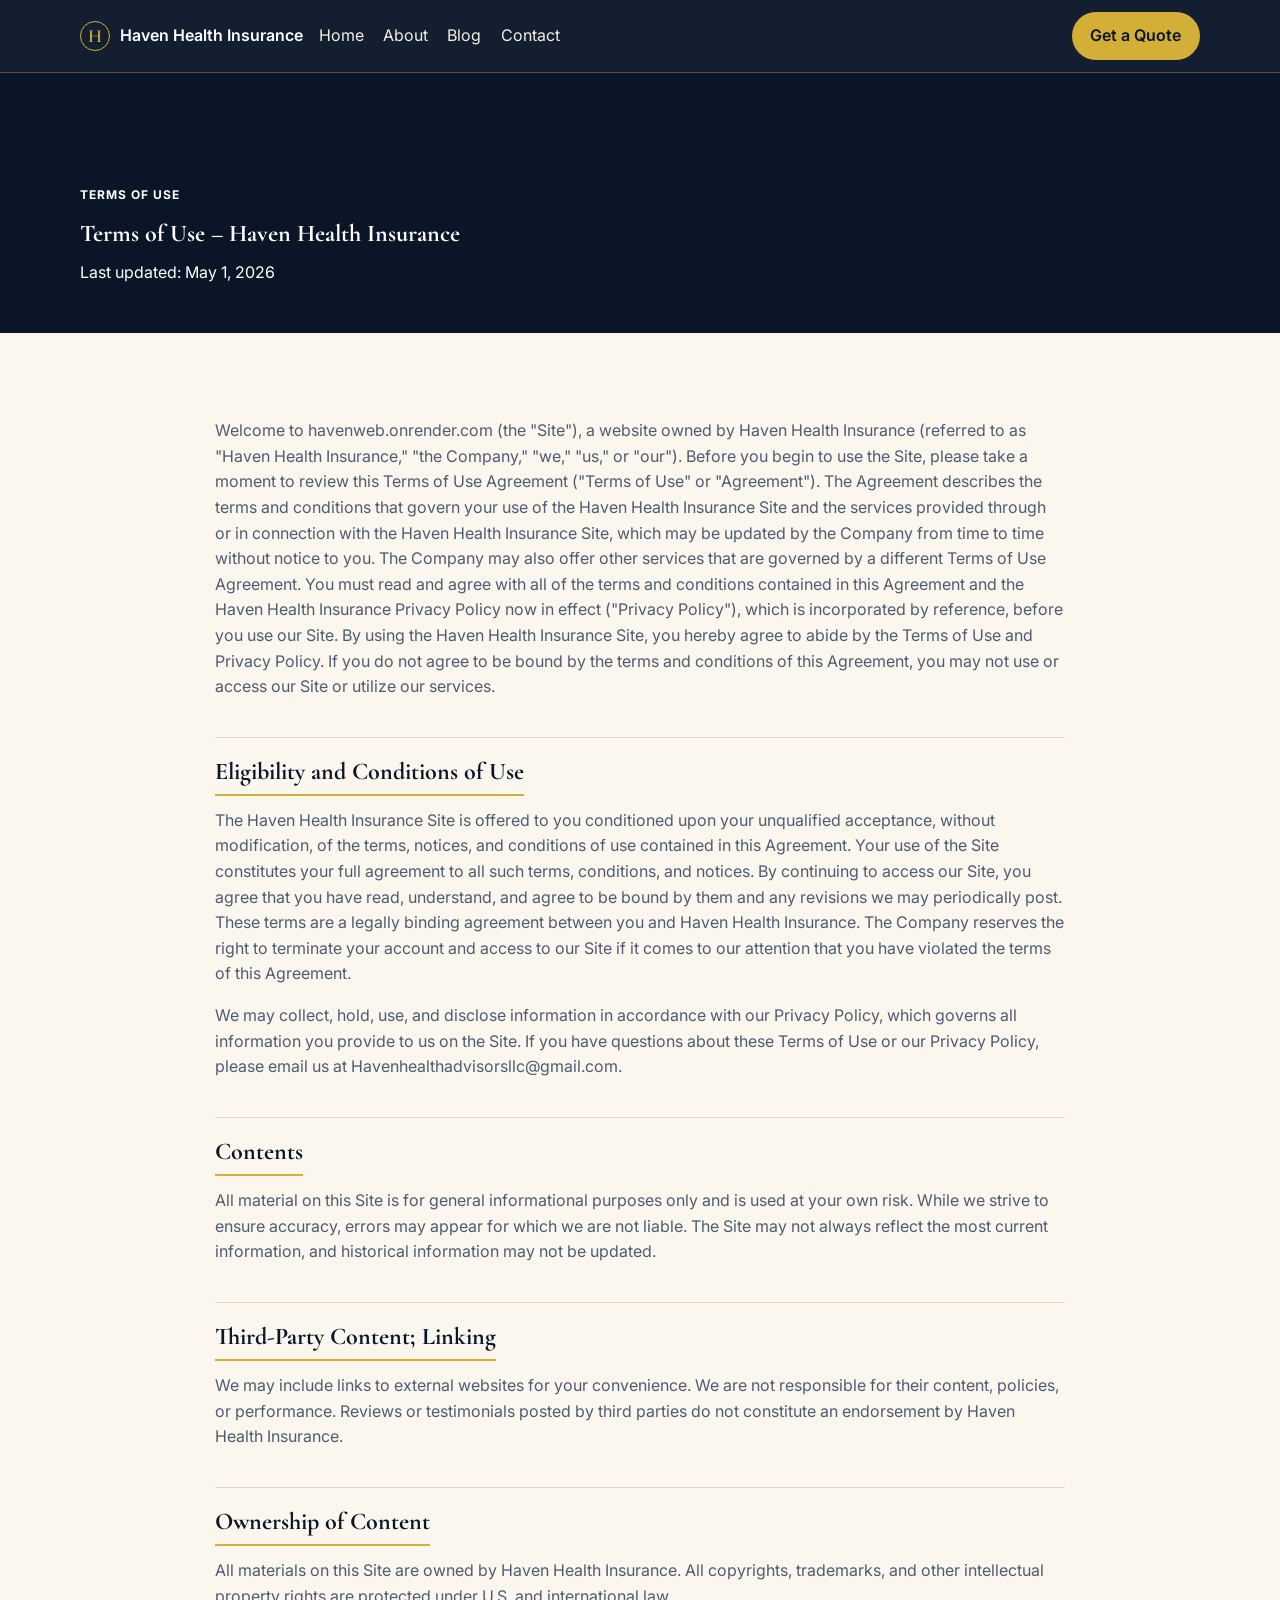
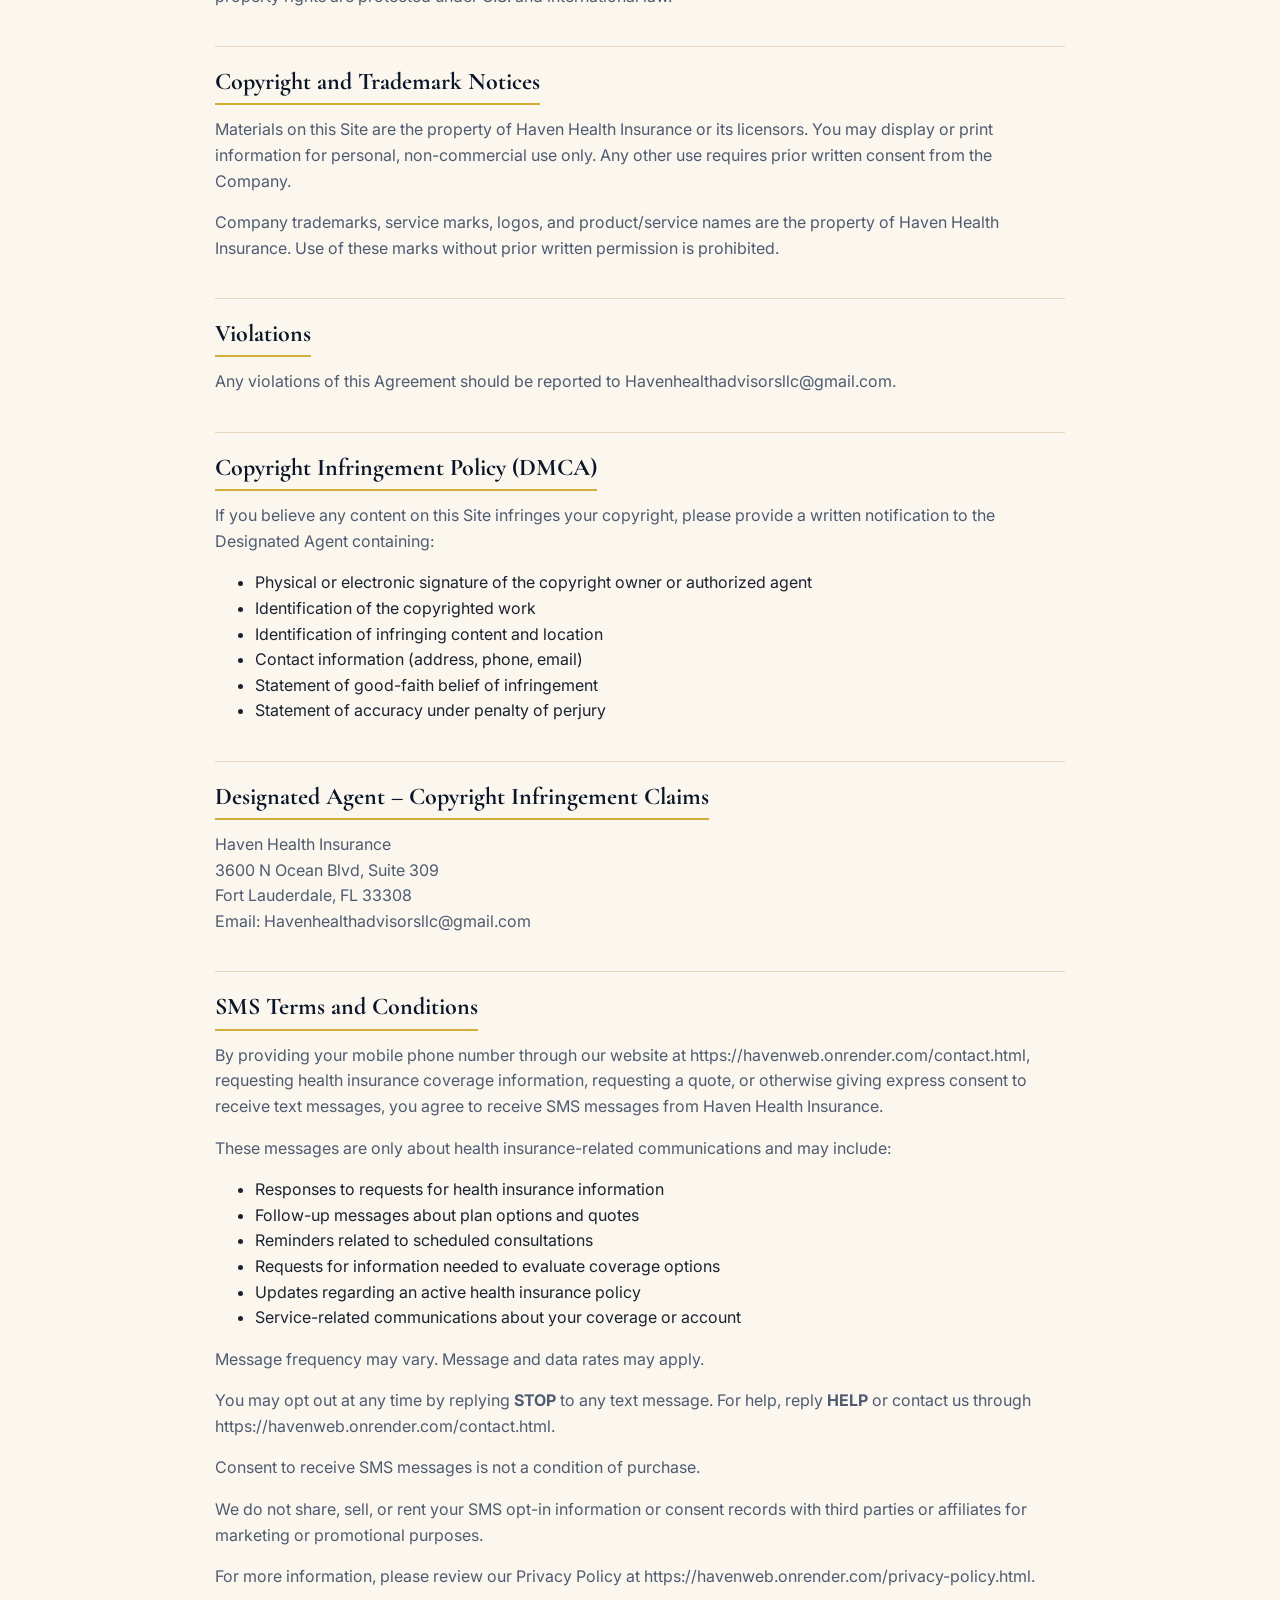
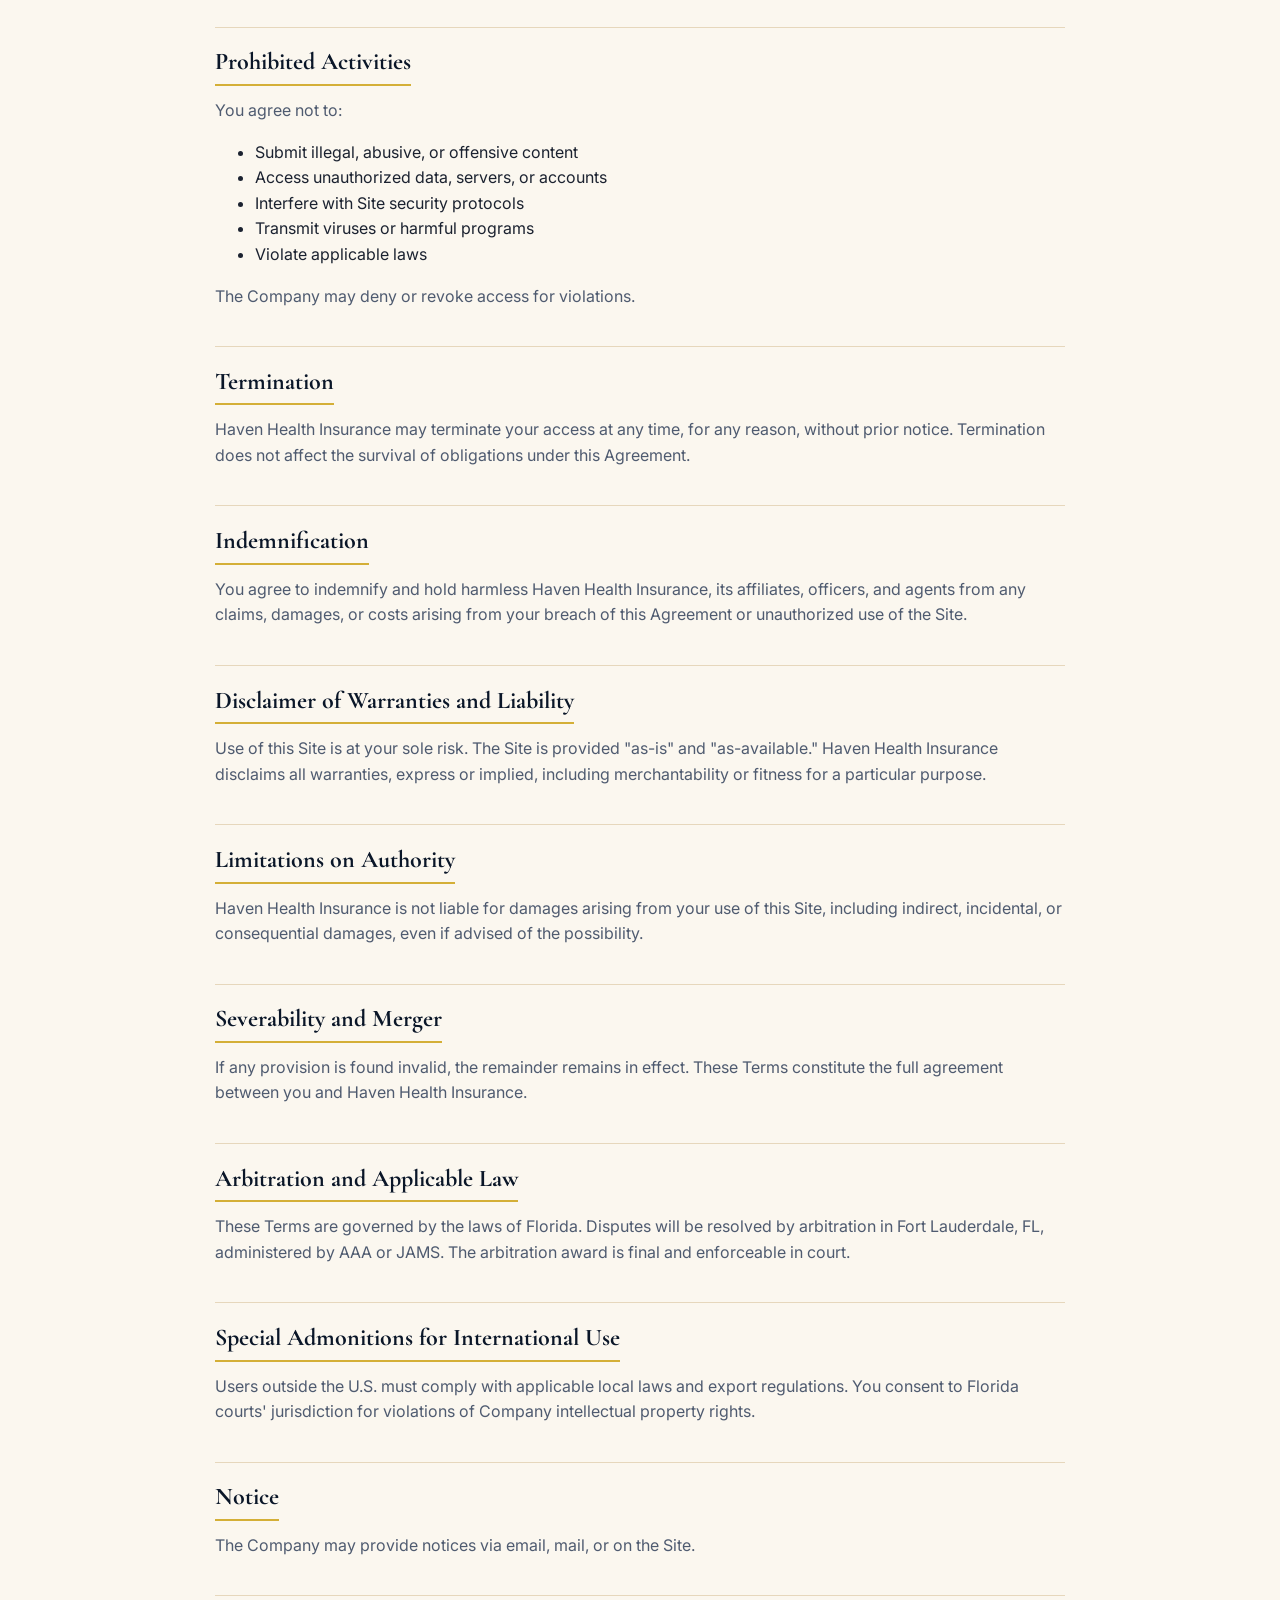
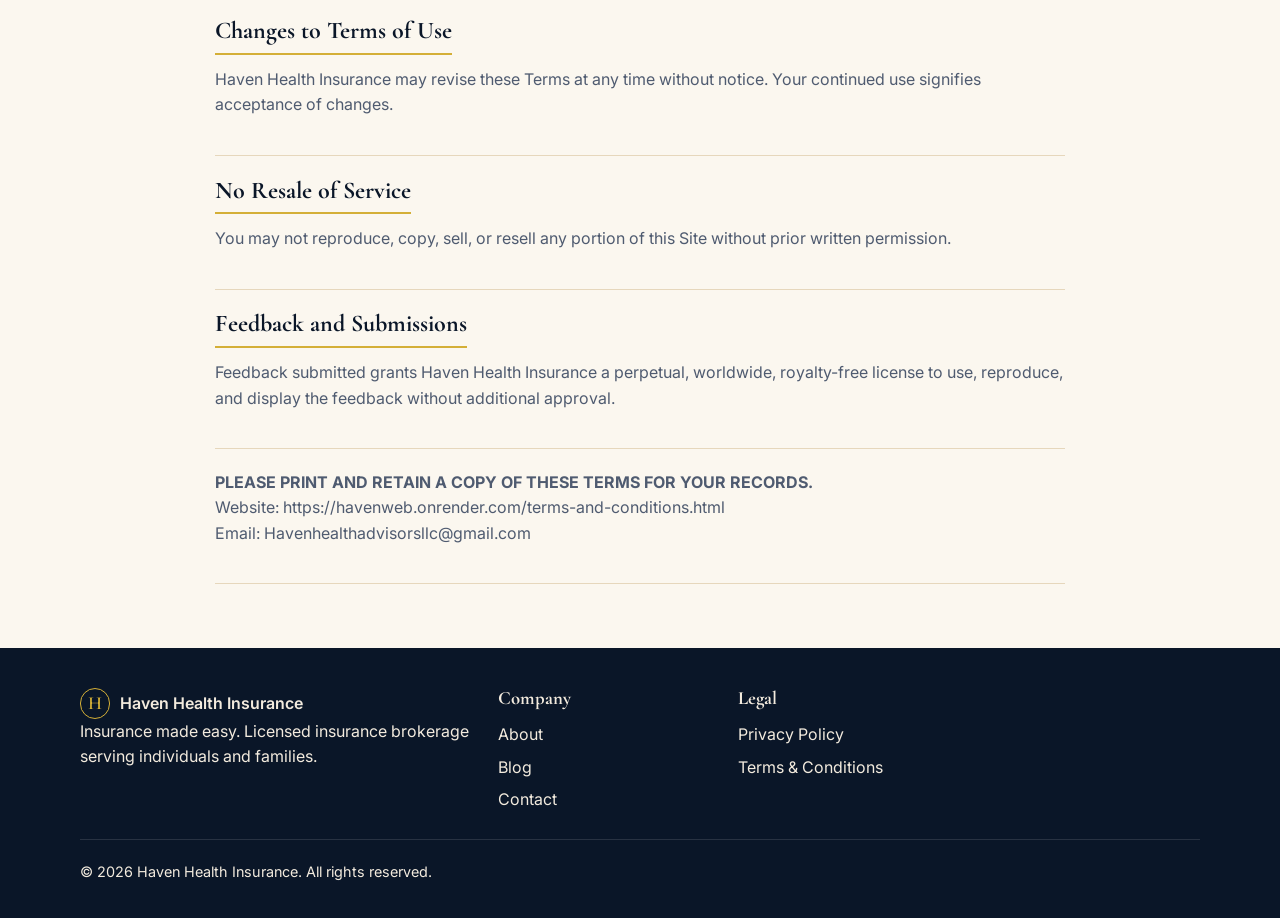
<file: terms-and-conditions.html>
<!DOCTYPE html>
<html lang="en"><head>
  <meta charset="UTF-8" /><meta name="viewport" content="width=device-width, initial-scale=1.0" />
  <title>Terms and Conditions — Haven Health Insurance</title>
  <meta name="description" content="Read the Haven Health Insurance terms and conditions for website use and brokerage services." />
  <meta property="og:title" content="Terms and Conditions — Haven Health Insurance" /><meta property="og:description" content="Terms for use of Haven Health Insurance website and services." />
  <meta property="og:type" content="website" /><meta property="og:url" content="https://havenhealthinsurance.com/terms-and-conditions.html" />
  <link rel="canonical" href="https://havenhealthinsurance.com/terms-and-conditions.html" />
  <link rel="preconnect" href="https://fonts.googleapis.com" /><link rel="preconnect" href="https://fonts.gstatic.com" crossorigin />
  <link href="https://fonts.googleapis.com/css2?family=Cormorant+Garamond:wght@500;600;700&family=Inter:wght@400;500;600;700&display=swap" rel="stylesheet" />
  <link rel="stylesheet" href="assets/css/styles.css" />
  <style>
    .legal-hero { padding: 7rem 0 2rem; background: var(--navy); color: #fff; }
    .legal-hero h1, .legal-hero p { color: #fff; }
    .legal-content { background: var(--cream); }
    .legal-content .container { max-width: 850px; }
    .legal-section { padding: 1.3rem 0; border-bottom: 1px solid #e6d7bc; }
    .legal-section h2 { padding-bottom: .5rem; border-bottom: 2px solid var(--gold); display: inline-block; margin-bottom: .75rem; }
  </style>
</head><body>
  <header class="site-header"><div class="container nav-wrap"><a class="logo" href="index.html" aria-label="Haven Health Insurance home"><span class="logo-mark">H</span><span>Haven Health Insurance</span></a><nav class="desktop-nav" aria-label="Primary"><a href="index.html">Home</a><a href="about.html">About</a><a href="blog/index.html">Blog</a><a href="contact.html">Contact</a></nav><a class="btn btn-gold desktop-cta" href="contact.html">Get a Quote</a><button class="hamburger" aria-label="Toggle menu">☰</button></div><nav class="mobile-nav" aria-label="Mobile"><a href="index.html">Home</a><a href="about.html">About</a><a href="blog/index.html">Blog</a><a href="contact.html">Contact</a><a class="btn btn-gold" href="contact.html">Get a Quote</a></nav></header>
  <main><section class="legal-hero"><div class="container"><p class="eyebrow">Terms of Use</p><h1>Terms of Use – Haven Health Insurance</h1><p>Last updated: May 1, 2026</p></div></section><section class="section legal-content"><div class="container"><section class="legal-section"><p>Welcome to havenweb.onrender.com (the "Site"), a website owned by Haven Health Insurance (referred to as "Haven Health Insurance," "the Company," "we," "us," or "our"). Before you begin to use the Site, please take a moment to review this Terms of Use Agreement ("Terms of Use" or "Agreement"). The Agreement describes the terms and conditions that govern your use of the Haven Health Insurance Site and the services provided through or in connection with the Haven Health Insurance Site, which may be updated by the Company from time to time without notice to you. The Company may also offer other services that are governed by a different Terms of Use Agreement. You must read and agree with all of the terms and conditions contained in this Agreement and the Haven Health Insurance Privacy Policy now in effect ("Privacy Policy"), which is incorporated by reference, before you use our Site. By using the Haven Health Insurance Site, you hereby agree to abide by the Terms of Use and Privacy Policy. If you do not agree to be bound by the terms and conditions of this Agreement, you may not use or access our Site or utilize our services.</p></section><section class="legal-section"><h2>Eligibility and Conditions of Use</h2><p>The Haven Health Insurance Site is offered to you conditioned upon your unqualified acceptance, without modification, of the terms, notices, and conditions of use contained in this Agreement. Your use of the Site constitutes your full agreement to all such terms, conditions, and notices. By continuing to access our Site, you agree that you have read, understand, and agree to be bound by them and any revisions we may periodically post. These terms are a legally binding agreement between you and Haven Health Insurance. The Company reserves the right to terminate your account and access to our Site if it comes to our attention that you have violated the terms of this Agreement.</p><p>We may collect, hold, use, and disclose information in accordance with our Privacy Policy, which governs all information you provide to us on the Site. If you have questions about these Terms of Use or our Privacy Policy, please email us at <a href="mailto:Havenhealthadvisorsllc@gmail.com">Havenhealthadvisorsllc@gmail.com</a>.</p></section><section class="legal-section"><h2>Contents</h2><p>All material on this Site is for general informational purposes only and is used at your own risk. While we strive to ensure accuracy, errors may appear for which we are not liable. The Site may not always reflect the most current information, and historical information may not be updated.</p></section><section class="legal-section"><h2>Third-Party Content; Linking</h2><p>We may include links to external websites for your convenience. We are not responsible for their content, policies, or performance. Reviews or testimonials posted by third parties do not constitute an endorsement by Haven Health Insurance.</p></section><section class="legal-section"><h2>Ownership of Content</h2><p>All materials on this Site are owned by Haven Health Insurance. All copyrights, trademarks, and other intellectual property rights are protected under U.S. and international law.</p></section><section class="legal-section"><h2>Copyright and Trademark Notices</h2><p>Materials on this Site are the property of Haven Health Insurance or its licensors. You may display or print information for personal, non-commercial use only. Any other use requires prior written consent from the Company.</p><p>Company trademarks, service marks, logos, and product/service names are the property of Haven Health Insurance. Use of these marks without prior written permission is prohibited.</p></section><section class="legal-section"><h2>Violations</h2><p>Any violations of this Agreement should be reported to <a href="mailto:Havenhealthadvisorsllc@gmail.com">Havenhealthadvisorsllc@gmail.com</a>.</p></section><section class="legal-section"><h2>Copyright Infringement Policy (DMCA)</h2><p>If you believe any content on this Site infringes your copyright, please provide a written notification to the Designated Agent containing:</p><ul><li>Physical or electronic signature of the copyright owner or authorized agent</li><li>Identification of the copyrighted work</li><li>Identification of infringing content and location</li><li>Contact information (address, phone, email)</li><li>Statement of good-faith belief of infringement</li><li>Statement of accuracy under penalty of perjury</li></ul></section><section class="legal-section"><h2>Designated Agent – Copyright Infringement Claims</h2><p>Haven Health Insurance<br />3600 N Ocean Blvd, Suite 309<br />Fort Lauderdale, FL 33308<br />Email: <a href="mailto:Havenhealthadvisorsllc@gmail.com">Havenhealthadvisorsllc@gmail.com</a></p></section><section class="legal-section"><h2>SMS Terms and Conditions</h2><p>By providing your mobile phone number through our website at <a href="https://havenweb.onrender.com/contact.html">https://havenweb.onrender.com/contact.html</a>, requesting health insurance coverage information, requesting a quote, or otherwise giving express consent to receive text messages, you agree to receive SMS messages from Haven Health Insurance.</p><p>These messages are only about health insurance-related communications and may include:</p><ul><li>Responses to requests for health insurance information</li><li>Follow-up messages about plan options and quotes</li><li>Reminders related to scheduled consultations</li><li>Requests for information needed to evaluate coverage options</li><li>Updates regarding an active health insurance policy</li><li>Service-related communications about your coverage or account</li></ul><p>Message frequency may vary. Message and data rates may apply.</p><p>You may opt out at any time by replying <strong>STOP</strong> to any text message. For help, reply <strong>HELP</strong> or contact us through <a href="https://havenweb.onrender.com/contact.html">https://havenweb.onrender.com/contact.html</a>.</p><p>Consent to receive SMS messages is not a condition of purchase.</p><p>We do not share, sell, or rent your SMS opt-in information or consent records with third parties or affiliates for marketing or promotional purposes.</p><p>For more information, please review our Privacy Policy at <a href="https://havenweb.onrender.com/privacy-policy.html">https://havenweb.onrender.com/privacy-policy.html</a>.</p></section><section class="legal-section"><h2>Prohibited Activities</h2><p>You agree not to:</p><ul><li>Submit illegal, abusive, or offensive content</li><li>Access unauthorized data, servers, or accounts</li><li>Interfere with Site security protocols</li><li>Transmit viruses or harmful programs</li><li>Violate applicable laws</li></ul><p>The Company may deny or revoke access for violations.</p></section><section class="legal-section"><h2>Termination</h2><p>Haven Health Insurance may terminate your access at any time, for any reason, without prior notice. Termination does not affect the survival of obligations under this Agreement.</p></section><section class="legal-section"><h2>Indemnification</h2><p>You agree to indemnify and hold harmless Haven Health Insurance, its affiliates, officers, and agents from any claims, damages, or costs arising from your breach of this Agreement or unauthorized use of the Site.</p></section><section class="legal-section"><h2>Disclaimer of Warranties and Liability</h2><p>Use of this Site is at your sole risk. The Site is provided "as-is" and "as-available." Haven Health Insurance disclaims all warranties, express or implied, including merchantability or fitness for a particular purpose.</p></section><section class="legal-section"><h2>Limitations on Authority</h2><p>Haven Health Insurance is not liable for damages arising from your use of this Site, including indirect, incidental, or consequential damages, even if advised of the possibility.</p></section><section class="legal-section"><h2>Severability and Merger</h2><p>If any provision is found invalid, the remainder remains in effect. These Terms constitute the full agreement between you and Haven Health Insurance.</p></section><section class="legal-section"><h2>Arbitration and Applicable Law</h2><p>These Terms are governed by the laws of Florida. Disputes will be resolved by arbitration in Fort Lauderdale, FL, administered by AAA or JAMS. The arbitration award is final and enforceable in court.</p></section><section class="legal-section"><h2>Special Admonitions for International Use</h2><p>Users outside the U.S. must comply with applicable local laws and export regulations. You consent to Florida courts' jurisdiction for violations of Company intellectual property rights.</p></section><section class="legal-section"><h2>Notice</h2><p>The Company may provide notices via email, mail, or on the Site.</p></section><section class="legal-section"><h2>Changes to Terms of Use</h2><p>Haven Health Insurance may revise these Terms at any time without notice. Your continued use signifies acceptance of changes.</p></section><section class="legal-section"><h2>No Resale of Service</h2><p>You may not reproduce, copy, sell, or resell any portion of this Site without prior written permission.</p></section><section class="legal-section"><h2>Feedback and Submissions</h2><p>Feedback submitted grants Haven Health Insurance a perpetual, worldwide, royalty-free license to use, reproduce, and display the feedback without additional approval.</p></section><section class="legal-section"><p><strong>PLEASE PRINT AND RETAIN A COPY OF THESE TERMS FOR YOUR RECORDS.</strong><br />Website: <a href="https://havenweb.onrender.com/terms-and-conditions.html">https://havenweb.onrender.com/terms-and-conditions.html</a><br />Email: <a href="mailto:Havenhealthadvisorsllc@gmail.com">Havenhealthadvisorsllc@gmail.com</a></p></section></div></section></main>
  <footer class="site-footer"><div class="container footer-grid"><div><a class="logo" href="index.html" aria-label="Haven Health Insurance home"><span class="logo-mark">H</span><span>Haven Health Insurance</span></a><p>Insurance made easy. Licensed insurance brokerage serving individuals and families.</p></div><div><h3>Company</h3><ul><li><a href="about.html">About</a></li><li><a href="blog/index.html">Blog</a></li><li><a href="contact.html">Contact</a></li></ul></div><div><h3>Legal</h3><ul><li><a href="privacy-policy.html">Privacy Policy</a></li><li><a href="terms-and-conditions.html">Terms &amp; Conditions</a></li></ul></div></div><div class="container footer-bottom"><p>© <span id="current-year"></span> Haven Health Insurance. All rights reserved.</p></div></footer>
  <script src="assets/js/main.js"></script>
</body></html>
</file>
<file: assets/css/styles.css>
:root {
  --navy: #0A1628;
  --gold: #D4AF37;
  --cream: #FBF7EF;
  --ivory: #F6F1E8;
  --text: #1b2230;
  --muted: #4f5b70;
  --font-display: 'Cormorant Garamond', serif;
  --font-body: 'Inter', system-ui, sans-serif;
}

* { box-sizing: border-box; }
html, body { margin: 0; padding: 0; }
body { font-family: var(--font-body); color: var(--text); background: var(--cream); line-height: 1.6; }
a { color: inherit; text-decoration: none; }
h1, h2, h3 { margin: 0 0 .75rem; line-height: 1.15; font-family: var(--font-display); color: var(--navy); }
p { margin: 0 0 1rem; color: var(--muted); }
.container { width: min(1120px, 92%); margin: 0 auto; }
.section { padding: 4rem 0; }
.section-tight { padding-top: 1rem; padding-bottom: 1rem; }
.eyebrow { text-transform: uppercase; letter-spacing: .08em; font-size: .75rem; color: var(--gold); font-weight: 700; }
.btn { display: inline-block; border-radius: 999px; border: 1px solid transparent; padding: .65rem 1.1rem; font-weight: 600; transition: .2s ease; }
.btn-gold { background: var(--gold); color: var(--navy); }
.btn-gold:hover { filter: brightness(.95); }
.btn-outline { border-color: var(--navy); color: var(--navy); background: transparent; }
.btn-outline:hover { background: var(--navy); color: #fff; }
.site-header { position: sticky; top: 0; z-index: 30; background: rgba(10, 22, 40, .96); color: #fff; border-bottom: 1px solid rgba(212, 175, 55, .35); }
.nav-wrap { min-height: 72px; display: flex; align-items: center; justify-content: space-between; gap: 1rem; }
.logo { display: inline-flex; align-items: center; gap: .6rem; font-weight: 600; }
.logo-mark { width: 1.9rem; height: 1.9rem; border-radius: 50%; border: 1px solid var(--gold); display: grid; place-items: center; color: var(--gold); font-family: var(--font-display); font-size: 1.15rem; }
.desktop-nav { display: flex; gap: 1.2rem; }
.desktop-nav a { color: #f4efe4; }
.desktop-nav a:hover { color: var(--gold); }
.hamburger { display: none; border: 0; background: transparent; color: #fff; font-size: 1.3rem; }
.mobile-nav { display: none; padding: 0 4%; background: var(--navy); border-top: 1px solid rgba(255,255,255,.12); }
.mobile-nav a { display: block; padding: .65rem 0; color: #f4efe4; }
.mobile-nav.open { display: block; }
.desktop-cta { margin-left: auto; }
.medallion { background: radial-gradient(circle at 30% 30%, #f4e7bc, #d6b252 65%, #c69f34 100%); color: var(--navy); border-radius: 50%; width: min(330px, 80vw); aspect-ratio: 1; margin-inline: auto; display: grid; place-items: center; text-align: center; padding: 2rem; border: 6px double rgba(10, 22, 40, .35); }
.medallion strong { font-family: var(--font-display); font-size: 2rem; }
.medallion-label { text-transform: uppercase; letter-spacing: .08em; font-size: .75rem; }
.trust-bar { background: var(--ivory); border-top: 1px solid #e5dbc8; border-bottom: 1px solid #e5dbc8; }
.trust-grid { display: grid; grid-template-columns: repeat(3, 1fr); gap: 1rem; text-align: center; padding: 1rem 0; }
.contact-grid { display: grid; grid-template-columns: 1fr 1fr; gap: 1.5rem; }
.contact-form { display: grid; gap: .5rem; background: #fff; border: 1px solid #e2d9ca; border-radius: 14px; padding: 1.25rem; }
.contact-form label { font-size: .9rem; font-weight: 600; color: var(--navy); }
.contact-form input, .contact-form textarea { border: 1px solid #d9cfbf; border-radius: 10px; padding: .6rem .75rem; font: inherit; }
.site-footer { background: var(--navy); color: #f3ebde; padding-top: 2.5rem; }
.site-footer p, .site-footer a, .site-footer li, .site-footer h3 { color: #f3ebde; }
.footer-grid { display: grid; grid-template-columns: 1.8fr 1fr 1fr 1fr; gap: 1.2rem; }
.site-footer ul { list-style: none; margin: 0; padding: 0; }
.site-footer li { margin-bottom: .45rem; }
.footer-bottom { padding: 1.2rem 0; margin-top: 1.2rem; border-top: 1px solid rgba(255,255,255,.12); font-size: .9rem; }

@media (max-width: 900px) {
  .desktop-nav, .desktop-cta { display: none; }
  .hamburger { display: block; }
  .trust-grid, .contact-grid, .footer-grid { grid-template-columns: 1fr; }
}
</file>
